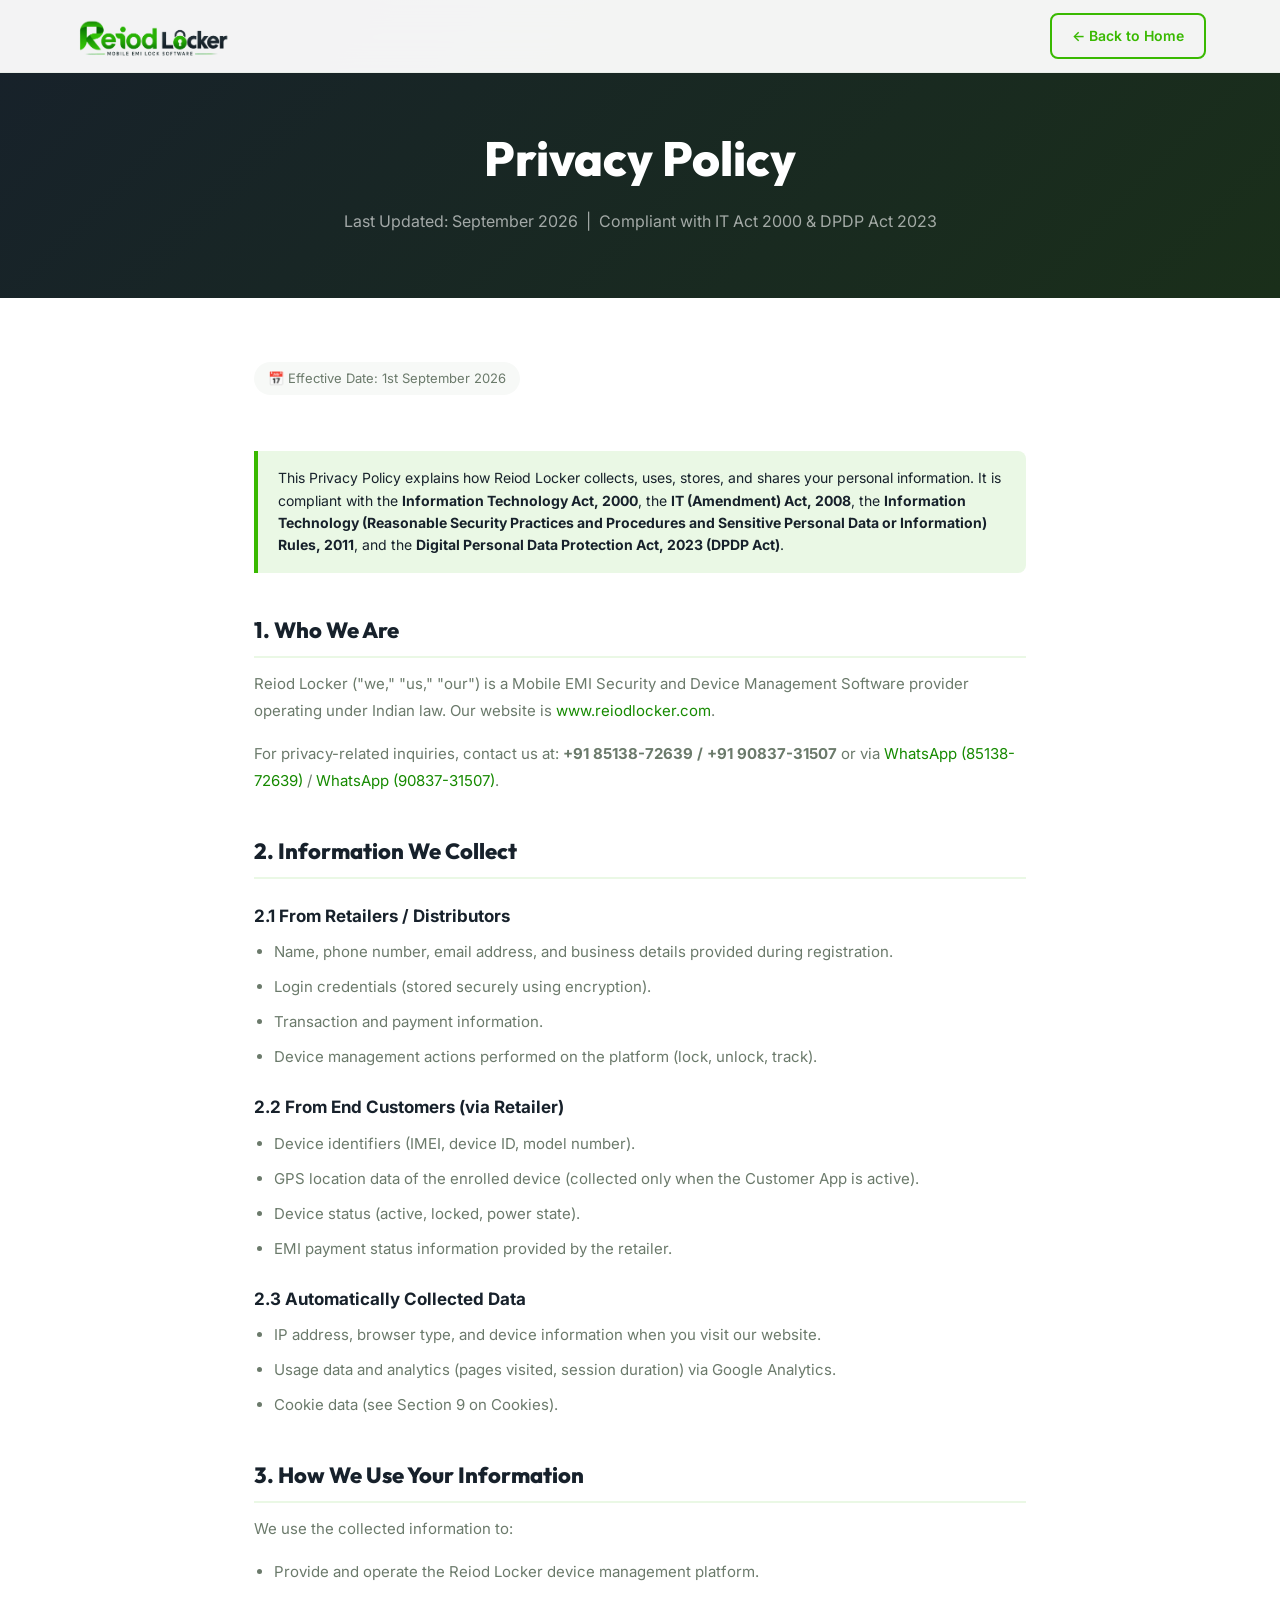
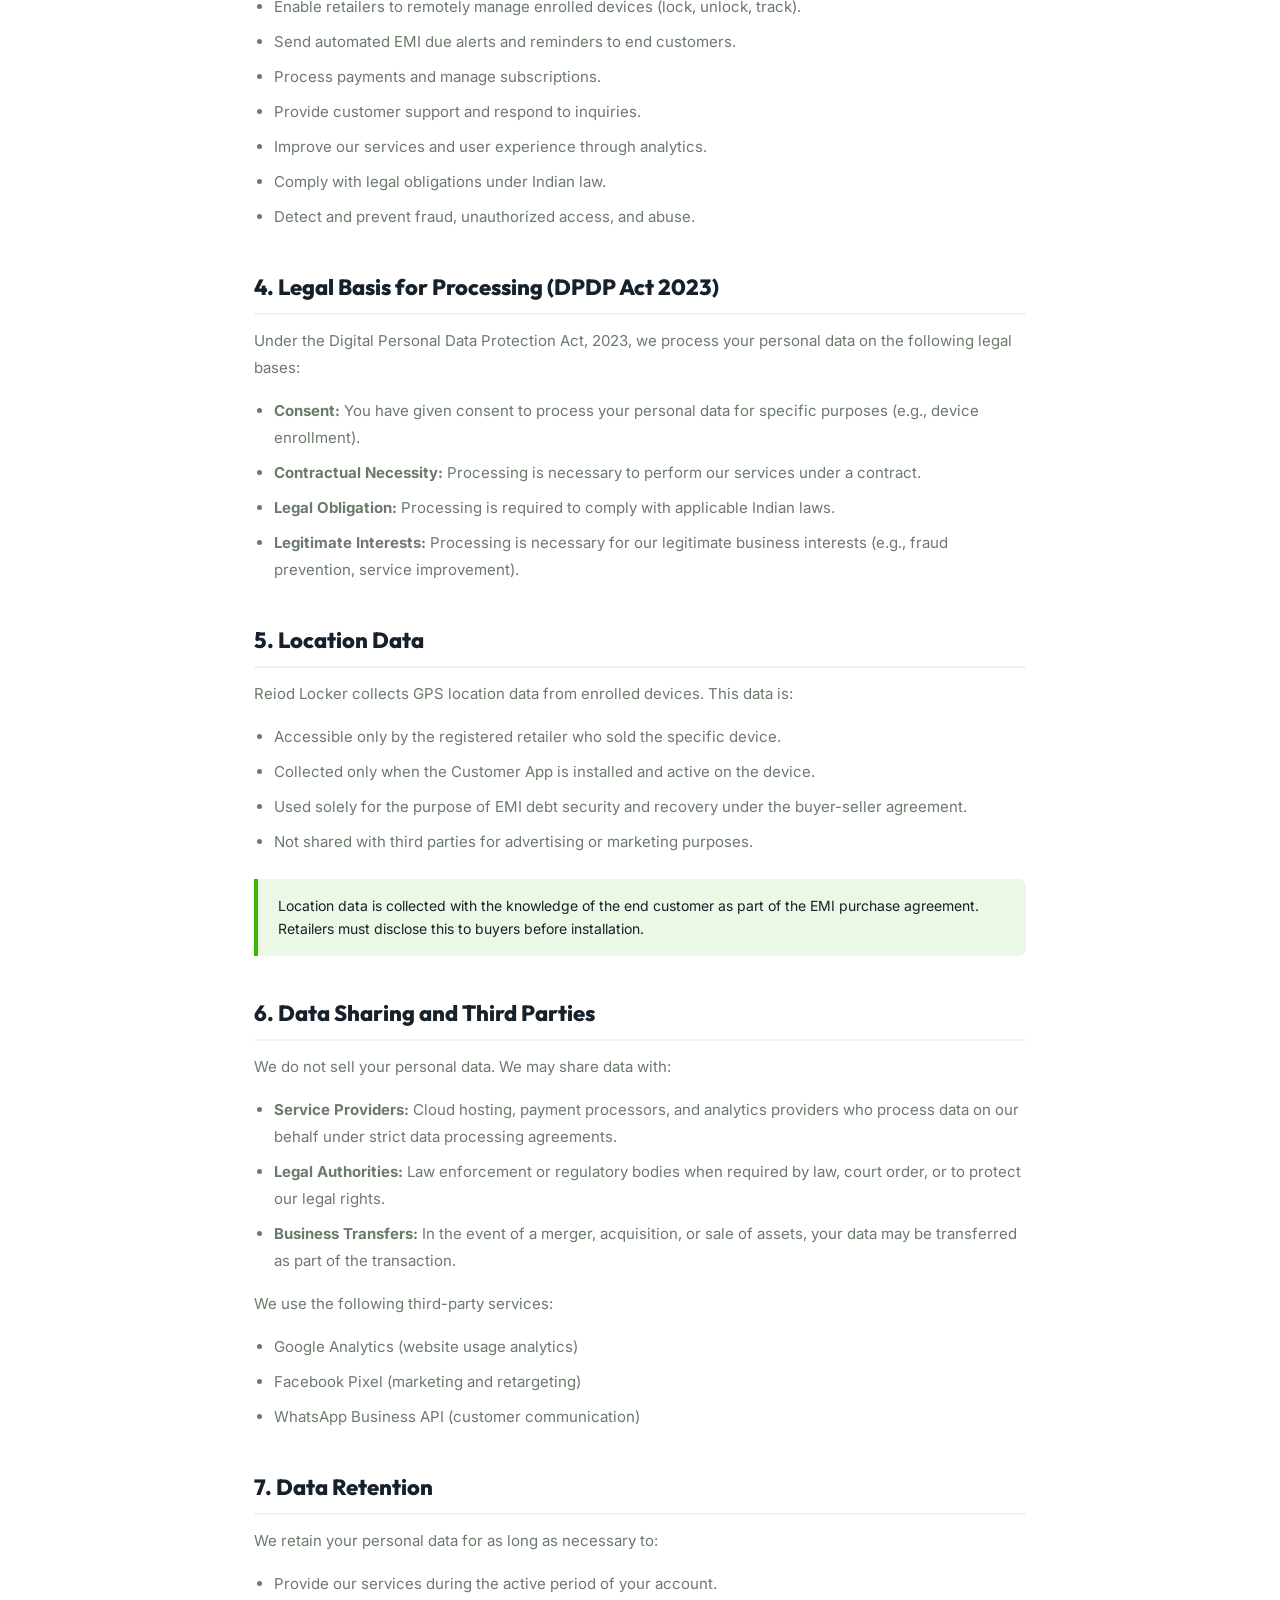
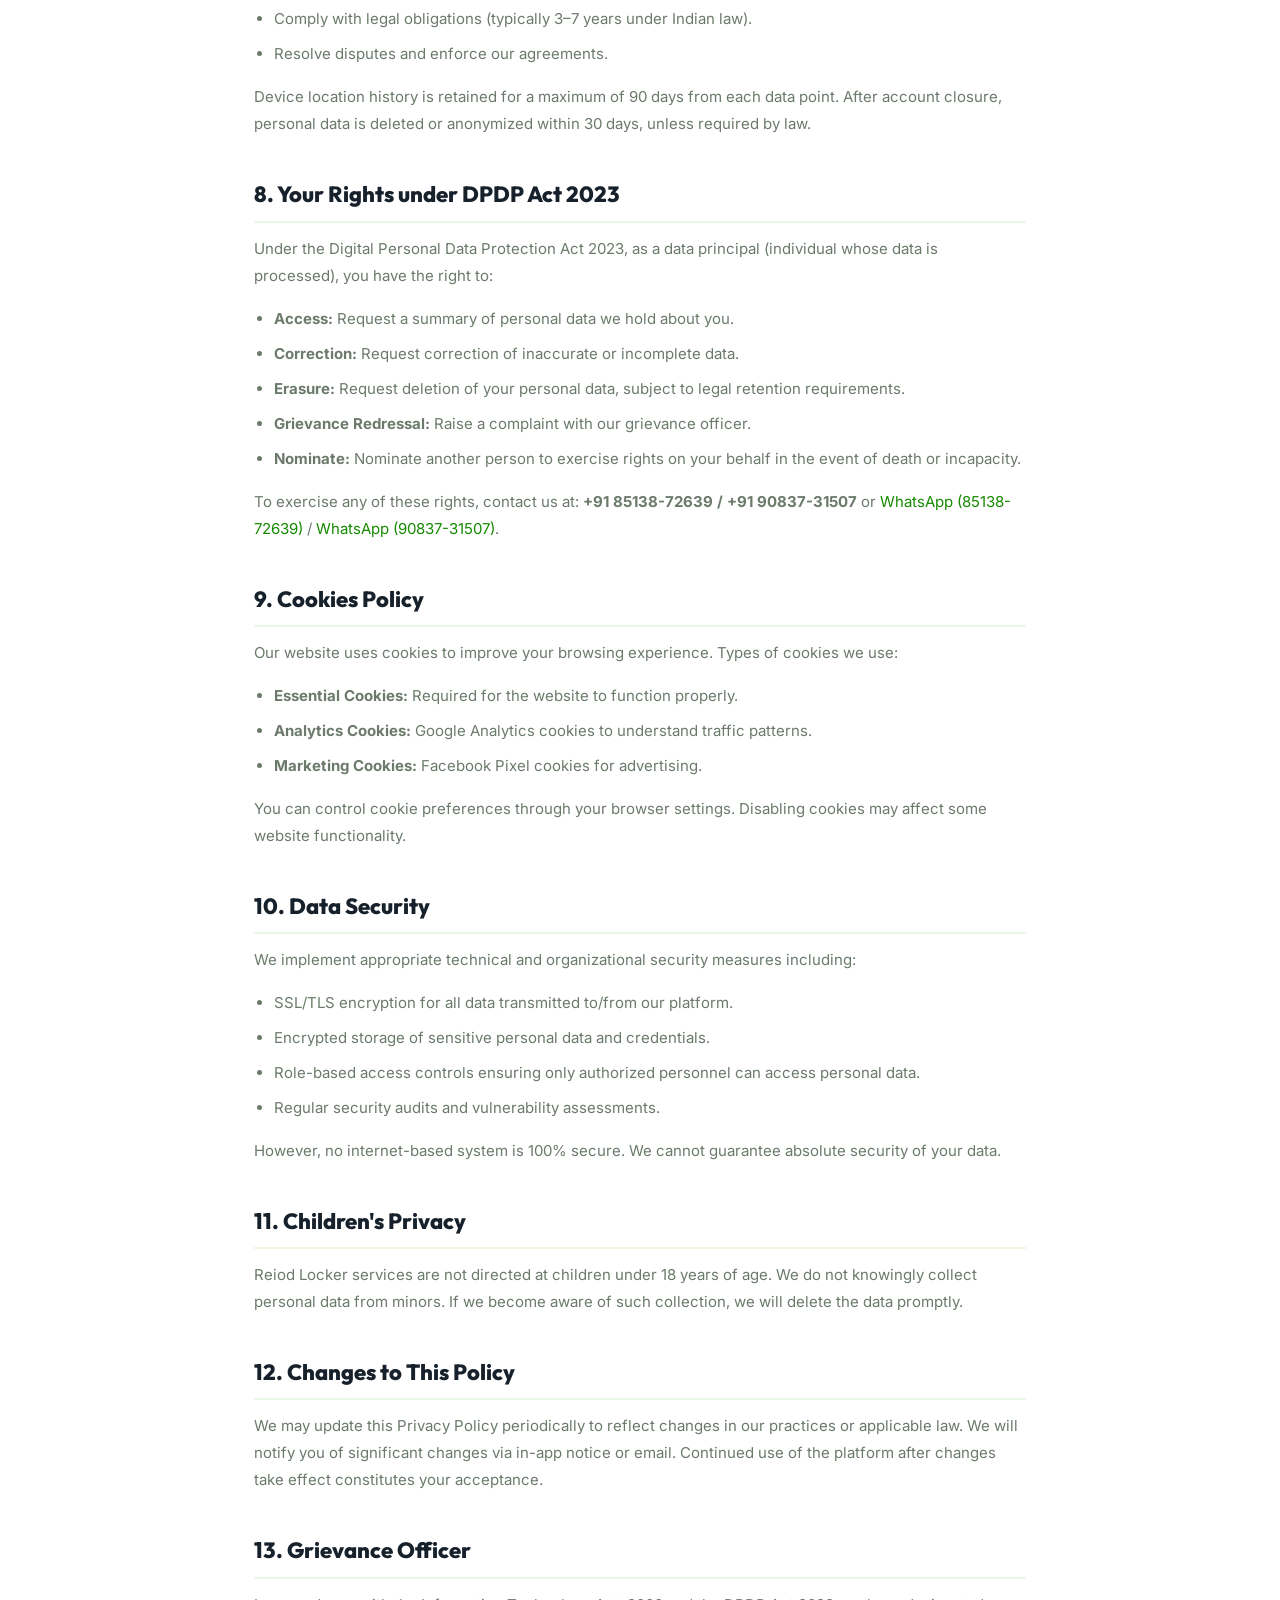
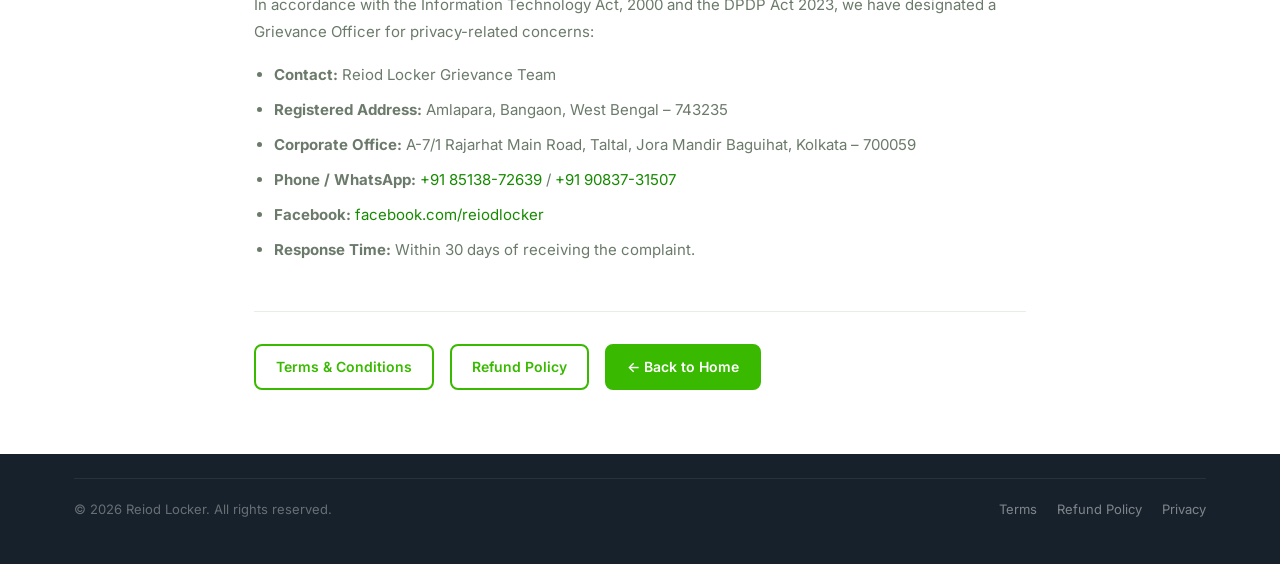
<file: privacy.html>
<!DOCTYPE html>
<html lang="en">
<head>
  <meta charset="UTF-8" />
  <meta name="viewport" content="width=device-width, initial-scale=1.0" />
  <title>Privacy Policy — Reiod Locker</title>
  <meta name="description" content="Reiod Locker's Privacy Policy — how we collect, use, and protect your personal data. Compliant with IT Act 2000 and DPDP Act 2023 (India)." />
  <meta name="robots" content="index, follow" />
  <link rel="canonical" href="https://www.reiodlocker.com/privacy.html" />
  <link rel="icon" type="image/png" href="assets/logo.png" />
  <link rel="stylesheet" href="css/style.css" />
</head>
<body>

<!-- Navbar (Minimal) -->
<nav class="navbar" role="navigation" aria-label="Main navigation">
  <div class="container">
    <div class="navbar-inner">
      <a href="index.html" class="navbar-logo" aria-label="Reiod Locker Home">
        <img src="assets/logo.png" alt="Reiod Locker Logo" />
      </a>
      <div class="navbar-actions">
        <a href="index.html" class="btn btn-outline btn-sm">← Back to Home</a>
      </div>
    </div>
  </div>
</nav>

<!-- Hero -->
<div class="legal-hero">
  <div class="container">
    <h1>Privacy Policy</h1>
    <p>Last Updated: September 2026 &nbsp;|&nbsp; Compliant with IT Act 2000 &amp; DPDP Act 2023</p>
  </div>
</div>

<!-- Body -->
<div class="legal-body">

  <span class="legal-date">📅 Effective Date: 1st September 2026</span>

  <div class="legal-note">
    This Privacy Policy explains how Reiod Locker collects, uses, stores, and shares your personal information. It is compliant with the <strong>Information Technology Act, 2000</strong>, the <strong>IT (Amendment) Act, 2008</strong>, the <strong>Information Technology (Reasonable Security Practices and Procedures and Sensitive Personal Data or Information) Rules, 2011</strong>, and the <strong>Digital Personal Data Protection Act, 2023 (DPDP Act)</strong>.
  </div>

  <h2>1. Who We Are</h2>
  <p>Reiod Locker ("we," "us," "our") is a Mobile EMI Security and Device Management Software provider operating under Indian law. Our website is <a href="https://www.reiodlocker.com">www.reiodlocker.com</a>.</p>
  <p>For privacy-related inquiries, contact us at: <strong>+91 85138-72639 / +91 90837-31507</strong> or via <a href="https://wa.me/918513872639" target="_blank">WhatsApp (85138-72639)</a> / <a href="https://wa.me/919083731507" target="_blank">WhatsApp (90837-31507)</a>.</p>

  <h2>2. Information We Collect</h2>
  <h3>2.1 From Retailers / Distributors</h3>
  <ul>
    <li>Name, phone number, email address, and business details provided during registration.</li>
    <li>Login credentials (stored securely using encryption).</li>
    <li>Transaction and payment information.</li>
    <li>Device management actions performed on the platform (lock, unlock, track).</li>
  </ul>

  <h3>2.2 From End Customers (via Retailer)</h3>
  <ul>
    <li>Device identifiers (IMEI, device ID, model number).</li>
    <li>GPS location data of the enrolled device (collected only when the Customer App is active).</li>
    <li>Device status (active, locked, power state).</li>
    <li>EMI payment status information provided by the retailer.</li>
  </ul>

  <h3>2.3 Automatically Collected Data</h3>
  <ul>
    <li>IP address, browser type, and device information when you visit our website.</li>
    <li>Usage data and analytics (pages visited, session duration) via Google Analytics.</li>
    <li>Cookie data (see Section 9 on Cookies).</li>
  </ul>

  <h2>3. How We Use Your Information</h2>
  <p>We use the collected information to:</p>
  <ul>
    <li>Provide and operate the Reiod Locker device management platform.</li>
    <li>Enable retailers to remotely manage enrolled devices (lock, unlock, track).</li>
    <li>Send automated EMI due alerts and reminders to end customers.</li>
    <li>Process payments and manage subscriptions.</li>
    <li>Provide customer support and respond to inquiries.</li>
    <li>Improve our services and user experience through analytics.</li>
    <li>Comply with legal obligations under Indian law.</li>
    <li>Detect and prevent fraud, unauthorized access, and abuse.</li>
  </ul>

  <h2>4. Legal Basis for Processing (DPDP Act 2023)</h2>
  <p>Under the Digital Personal Data Protection Act, 2023, we process your personal data on the following legal bases:</p>
  <ul>
    <li><strong>Consent:</strong> You have given consent to process your personal data for specific purposes (e.g., device enrollment).</li>
    <li><strong>Contractual Necessity:</strong> Processing is necessary to perform our services under a contract.</li>
    <li><strong>Legal Obligation:</strong> Processing is required to comply with applicable Indian laws.</li>
    <li><strong>Legitimate Interests:</strong> Processing is necessary for our legitimate business interests (e.g., fraud prevention, service improvement).</li>
  </ul>

  <h2>5. Location Data</h2>
  <p>Reiod Locker collects GPS location data from enrolled devices. This data is:</p>
  <ul>
    <li>Accessible only by the registered retailer who sold the specific device.</li>
    <li>Collected only when the Customer App is installed and active on the device.</li>
    <li>Used solely for the purpose of EMI debt security and recovery under the buyer-seller agreement.</li>
    <li>Not shared with third parties for advertising or marketing purposes.</li>
  </ul>
  <div class="legal-note">
    Location data is collected with the knowledge of the end customer as part of the EMI purchase agreement. Retailers must disclose this to buyers before installation.
  </div>

  <h2>6. Data Sharing and Third Parties</h2>
  <p>We do not sell your personal data. We may share data with:</p>
  <ul>
    <li><strong>Service Providers:</strong> Cloud hosting, payment processors, and analytics providers who process data on our behalf under strict data processing agreements.</li>
    <li><strong>Legal Authorities:</strong> Law enforcement or regulatory bodies when required by law, court order, or to protect our legal rights.</li>
    <li><strong>Business Transfers:</strong> In the event of a merger, acquisition, or sale of assets, your data may be transferred as part of the transaction.</li>
  </ul>
  <p>We use the following third-party services:</p>
  <ul>
    <li>Google Analytics (website usage analytics)</li>
    <li>Facebook Pixel (marketing and retargeting)</li>
    <li>WhatsApp Business API (customer communication)</li>
  </ul>

  <h2>7. Data Retention</h2>
  <p>We retain your personal data for as long as necessary to:</p>
  <ul>
    <li>Provide our services during the active period of your account.</li>
    <li>Comply with legal obligations (typically 3–7 years under Indian law).</li>
    <li>Resolve disputes and enforce our agreements.</li>
  </ul>
  <p>Device location history is retained for a maximum of 90 days from each data point. After account closure, personal data is deleted or anonymized within 30 days, unless required by law.</p>

  <h2>8. Your Rights under DPDP Act 2023</h2>
  <p>Under the Digital Personal Data Protection Act 2023, as a data principal (individual whose data is processed), you have the right to:</p>
  <ul>
    <li><strong>Access:</strong> Request a summary of personal data we hold about you.</li>
    <li><strong>Correction:</strong> Request correction of inaccurate or incomplete data.</li>
    <li><strong>Erasure:</strong> Request deletion of your personal data, subject to legal retention requirements.</li>
    <li><strong>Grievance Redressal:</strong> Raise a complaint with our grievance officer.</li>
    <li><strong>Nominate:</strong> Nominate another person to exercise rights on your behalf in the event of death or incapacity.</li>
  </ul>
  <p>To exercise any of these rights, contact us at: <strong>+91 85138-72639 / +91 90837-31507</strong> or <a href="https://wa.me/918513872639" target="_blank">WhatsApp (85138-72639)</a> / <a href="https://wa.me/919083731507" target="_blank">WhatsApp (90837-31507)</a>.</p>

  <h2>9. Cookies Policy</h2>
  <p>Our website uses cookies to improve your browsing experience. Types of cookies we use:</p>
  <ul>
    <li><strong>Essential Cookies:</strong> Required for the website to function properly.</li>
    <li><strong>Analytics Cookies:</strong> Google Analytics cookies to understand traffic patterns.</li>
    <li><strong>Marketing Cookies:</strong> Facebook Pixel cookies for advertising.</li>
  </ul>
  <p>You can control cookie preferences through your browser settings. Disabling cookies may affect some website functionality.</p>

  <h2>10. Data Security</h2>
  <p>We implement appropriate technical and organizational security measures including:</p>
  <ul>
    <li>SSL/TLS encryption for all data transmitted to/from our platform.</li>
    <li>Encrypted storage of sensitive personal data and credentials.</li>
    <li>Role-based access controls ensuring only authorized personnel can access personal data.</li>
    <li>Regular security audits and vulnerability assessments.</li>
  </ul>
  <p>However, no internet-based system is 100% secure. We cannot guarantee absolute security of your data.</p>

  <h2>11. Children's Privacy</h2>
  <p>Reiod Locker services are not directed at children under 18 years of age. We do not knowingly collect personal data from minors. If we become aware of such collection, we will delete the data promptly.</p>

  <h2>12. Changes to This Policy</h2>
  <p>We may update this Privacy Policy periodically to reflect changes in our practices or applicable law. We will notify you of significant changes via in-app notice or email. Continued use of the platform after changes take effect constitutes your acceptance.</p>

  <h2>13. Grievance Officer</h2>
  <p>In accordance with the Information Technology Act, 2000 and the DPDP Act 2023, we have designated a Grievance Officer for privacy-related concerns:</p>
  <ul>
    <li><strong>Contact:</strong> Reiod Locker Grievance Team</li>
    <li><strong>Registered Address:</strong> Amlapara, Bangaon, West Bengal – 743235</li>
    <li><strong>Corporate Office:</strong> A-7/1 Rajarhat Main Road, Taltal, Jora Mandir Baguihat, Kolkata – 700059</li>
    <li><strong>Phone / WhatsApp:</strong> <a href="https://wa.me/918513872639" target="_blank">+91 85138-72639</a> / <a href="https://wa.me/919083731507" target="_blank">+91 90837-31507</a></li>
    <li><strong>Facebook:</strong> <a href="https://www.facebook.com/reiodlocker" target="_blank">facebook.com/reiodlocker</a></li>
    <li><strong>Response Time:</strong> Within 30 days of receiving the complaint.</li>
  </ul>

  <div style="margin-top:48px;padding-top:32px;border-top:1px solid var(--gray-200);display:flex;gap:16px;flex-wrap:wrap;">
    <a href="terms.html" class="btn btn-outline btn-sm">Terms & Conditions</a>
    <a href="refund.html" class="btn btn-outline btn-sm">Refund Policy</a>
    <a href="index.html" class="btn btn-primary btn-sm">← Back to Home</a>
  </div>

</div>

<!-- Footer minimal -->
<footer style="background:var(--charcoal);padding:24px 0;margin-top:0;">
  <div class="container">
    <div class="footer-bottom">
      <p>© <span id="footer-year"></span> Reiod Locker. All rights reserved.</p>
      <div class="footer-legal">
        <a href="terms.html">Terms</a>
        <a href="refund.html">Refund Policy</a>
        <a href="privacy.html">Privacy</a>
      </div>
    </div>
  </div>
</footer>

<script>document.getElementById('footer-year').textContent = new Date().getFullYear();</script>
<script src="js/main.js"></script>
</body>
</html>
</file>
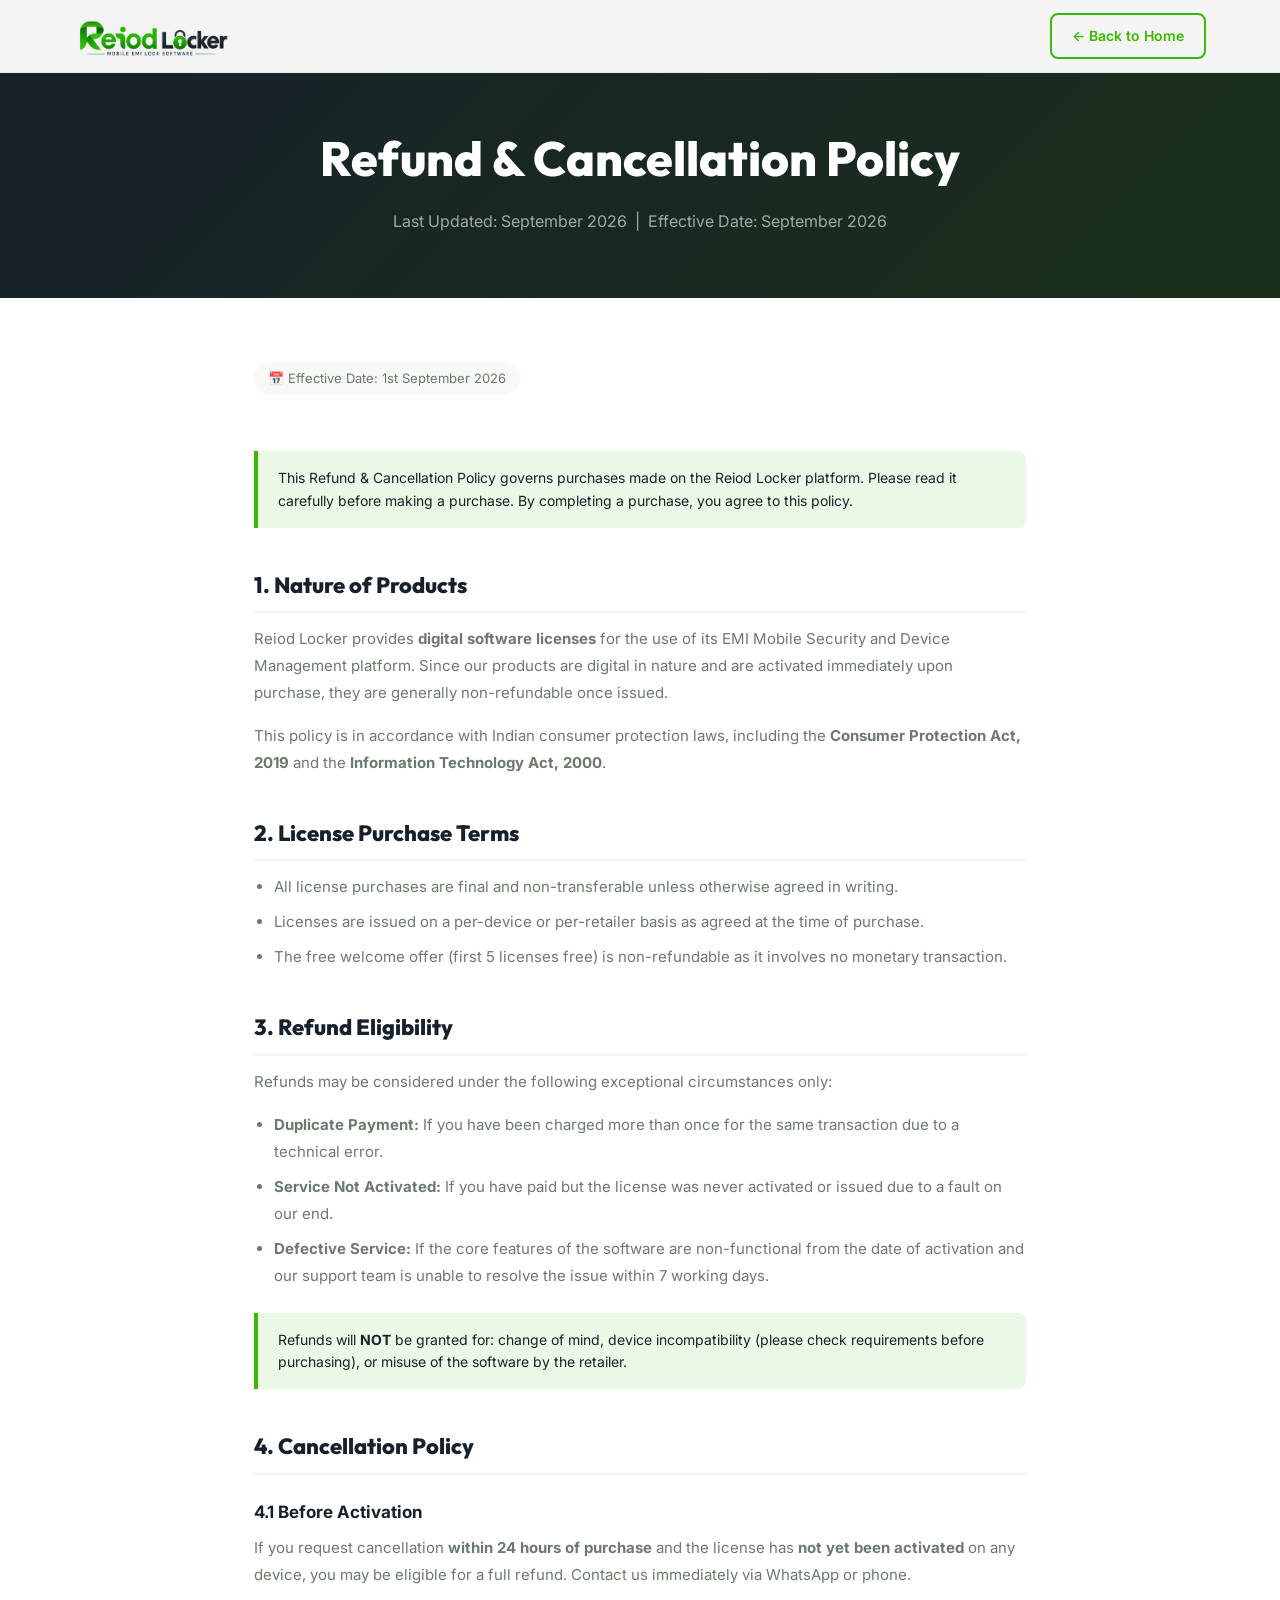
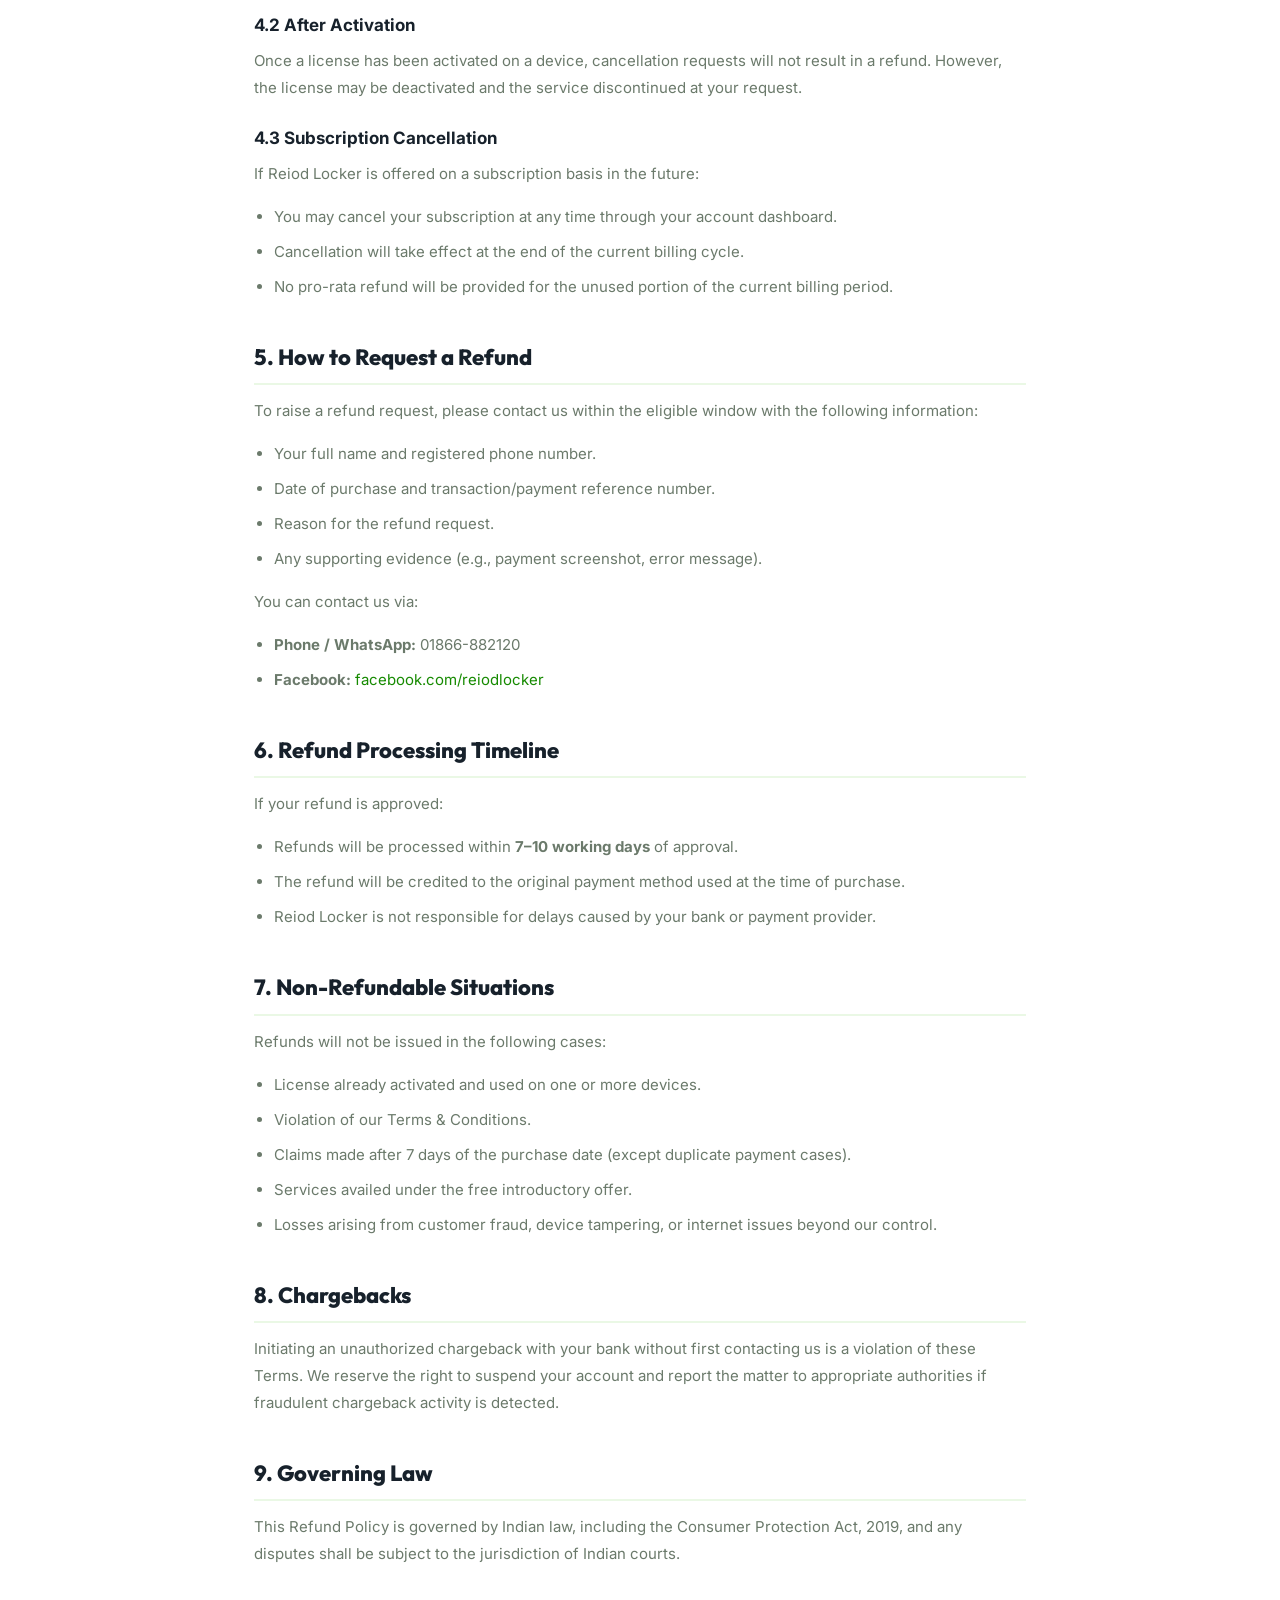
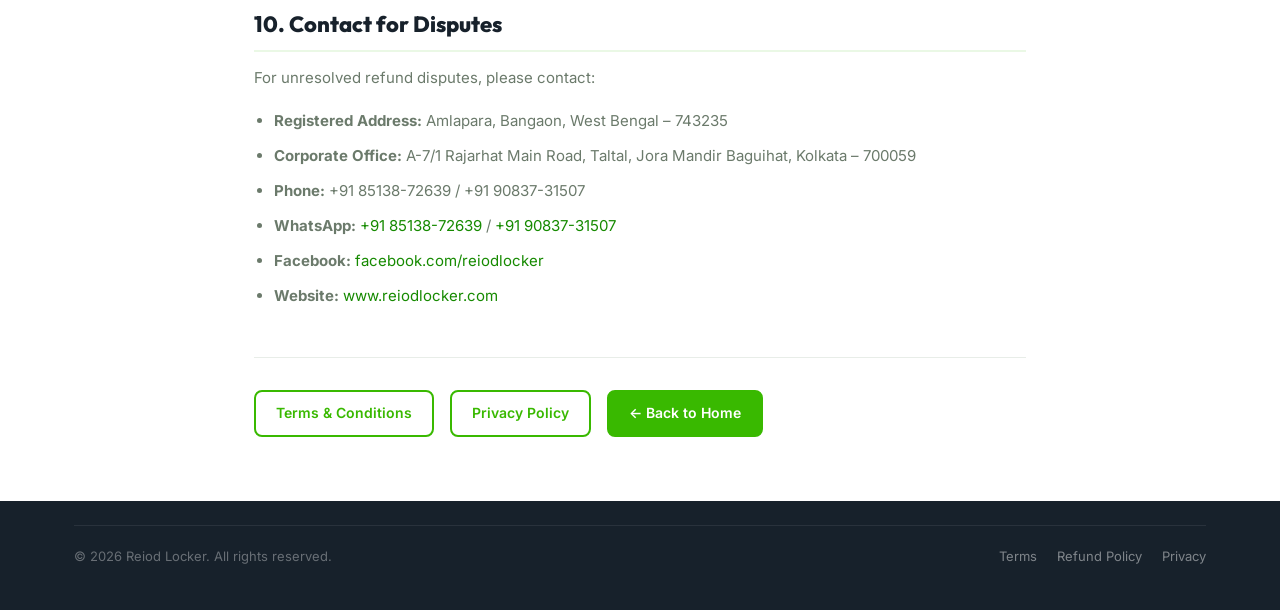
<file: refund.html>
<!DOCTYPE html>
<html lang="en">
<head>
  <meta charset="UTF-8" />
  <meta name="viewport" content="width=device-width, initial-scale=1.0" />
  <title>Refund & Cancellation Policy — Reiod Locker</title>
  <meta name="description" content="Reiod Locker's Refund and Cancellation Policy for license purchases. India e-commerce compliant." />
  <meta name="robots" content="index, follow" />
  <link rel="canonical" href="https://www.reiodlocker.com/refund.html" />
  <link rel="icon" type="image/png" href="assets/logo.png" />
  <link rel="stylesheet" href="css/style.css" />
</head>
<body>

<!-- Navbar (Minimal) -->
<nav class="navbar" role="navigation" aria-label="Main navigation">
  <div class="container">
    <div class="navbar-inner">
      <a href="index.html" class="navbar-logo" aria-label="Reiod Locker Home">
        <img src="assets/logo.png" alt="Reiod Locker Logo" />
      </a>
      <div class="navbar-actions">
        <a href="index.html" class="btn btn-outline btn-sm">← Back to Home</a>
      </div>
    </div>
  </div>
</nav>

<!-- Hero -->
<div class="legal-hero">
  <div class="container">
    <h1>Refund &amp; Cancellation Policy</h1>
    <p>Last Updated: September 2026 &nbsp;|&nbsp; Effective Date: September 2026</p>
  </div>
</div>

<!-- Body -->
<div class="legal-body">

  <span class="legal-date">📅 Effective Date: 1st September 2026</span>

  <div class="legal-note">
    This Refund &amp; Cancellation Policy governs purchases made on the Reiod Locker platform. Please read it carefully before making a purchase. By completing a purchase, you agree to this policy.
  </div>

  <h2>1. Nature of Products</h2>
  <p>Reiod Locker provides <strong>digital software licenses</strong> for the use of its EMI Mobile Security and Device Management platform. Since our products are digital in nature and are activated immediately upon purchase, they are generally non-refundable once issued.</p>
  <p>This policy is in accordance with Indian consumer protection laws, including the <strong>Consumer Protection Act, 2019</strong> and the <strong>Information Technology Act, 2000</strong>.</p>

  <h2>2. License Purchase Terms</h2>
  <ul>
    <li>All license purchases are final and non-transferable unless otherwise agreed in writing.</li>
    <li>Licenses are issued on a per-device or per-retailer basis as agreed at the time of purchase.</li>
    <li>The free welcome offer (first 5 licenses free) is non-refundable as it involves no monetary transaction.</li>
  </ul>

  <h2>3. Refund Eligibility</h2>
  <p>Refunds may be considered under the following exceptional circumstances only:</p>
  <ul>
    <li><strong>Duplicate Payment:</strong> If you have been charged more than once for the same transaction due to a technical error.</li>
    <li><strong>Service Not Activated:</strong> If you have paid but the license was never activated or issued due to a fault on our end.</li>
    <li><strong>Defective Service:</strong> If the core features of the software are non-functional from the date of activation and our support team is unable to resolve the issue within 7 working days.</li>
  </ul>

  <div class="legal-note">
    Refunds will <strong>NOT</strong> be granted for: change of mind, device incompatibility (please check requirements before purchasing), or misuse of the software by the retailer.
  </div>

  <h2>4. Cancellation Policy</h2>
  <h3>4.1 Before Activation</h3>
  <p>If you request cancellation <strong>within 24 hours of purchase</strong> and the license has <strong>not yet been activated</strong> on any device, you may be eligible for a full refund. Contact us immediately via WhatsApp or phone.</p>

  <h3>4.2 After Activation</h3>
  <p>Once a license has been activated on a device, cancellation requests will not result in a refund. However, the license may be deactivated and the service discontinued at your request.</p>

  <h3>4.3 Subscription Cancellation</h3>
  <p>If Reiod Locker is offered on a subscription basis in the future:</p>
  <ul>
    <li>You may cancel your subscription at any time through your account dashboard.</li>
    <li>Cancellation will take effect at the end of the current billing cycle.</li>
    <li>No pro-rata refund will be provided for the unused portion of the current billing period.</li>
  </ul>

  <h2>5. How to Request a Refund</h2>
  <p>To raise a refund request, please contact us within the eligible window with the following information:</p>
  <ul>
    <li>Your full name and registered phone number.</li>
    <li>Date of purchase and transaction/payment reference number.</li>
    <li>Reason for the refund request.</li>
    <li>Any supporting evidence (e.g., payment screenshot, error message).</li>
  </ul>
  <p>You can contact us via:</p>
  <ul>
    <li><strong>Phone / WhatsApp:</strong> 01866-882120</li>
    <li><strong>Facebook:</strong> <a href="https://www.facebook.com/reiodlocker" target="_blank">facebook.com/reiodlocker</a></li>
  </ul>

  <h2>6. Refund Processing Timeline</h2>
  <p>If your refund is approved:</p>
  <ul>
    <li>Refunds will be processed within <strong>7–10 working days</strong> of approval.</li>
    <li>The refund will be credited to the original payment method used at the time of purchase.</li>
    <li>Reiod Locker is not responsible for delays caused by your bank or payment provider.</li>
  </ul>

  <h2>7. Non-Refundable Situations</h2>
  <p>Refunds will not be issued in the following cases:</p>
  <ul>
    <li>License already activated and used on one or more devices.</li>
    <li>Violation of our Terms &amp; Conditions.</li>
    <li>Claims made after 7 days of the purchase date (except duplicate payment cases).</li>
    <li>Services availed under the free introductory offer.</li>
    <li>Losses arising from customer fraud, device tampering, or internet issues beyond our control.</li>
  </ul>

  <h2>8. Chargebacks</h2>
  <p>Initiating an unauthorized chargeback with your bank without first contacting us is a violation of these Terms. We reserve the right to suspend your account and report the matter to appropriate authorities if fraudulent chargeback activity is detected.</p>

  <h2>9. Governing Law</h2>
  <p>This Refund Policy is governed by Indian law, including the Consumer Protection Act, 2019, and any disputes shall be subject to the jurisdiction of Indian courts.</p>

  <h2>10. Contact for Disputes</h2>
  <p>For unresolved refund disputes, please contact:</p>
  <ul>
    <li><strong>Registered Address:</strong> Amlapara, Bangaon, West Bengal – 743235</li>
    <li><strong>Corporate Office:</strong> A-7/1 Rajarhat Main Road, Taltal, Jora Mandir Baguihat, Kolkata – 700059</li>
    <li><strong>Phone:</strong> +91 85138-72639 / +91 90837-31507</li>
    <li><strong>WhatsApp:</strong> <a href="https://wa.me/918513872639" target="_blank">+91 85138-72639</a> / <a href="https://wa.me/919083731507" target="_blank">+91 90837-31507</a></li>
    <li><strong>Facebook:</strong> <a href="https://www.facebook.com/reiodlocker" target="_blank">facebook.com/reiodlocker</a></li>
    <li><strong>Website:</strong> <a href="https://www.reiodlocker.com">www.reiodlocker.com</a></li>
  </ul>

  <div style="margin-top:48px;padding-top:32px;border-top:1px solid var(--gray-200);display:flex;gap:16px;flex-wrap:wrap;">
    <a href="terms.html" class="btn btn-outline btn-sm">Terms & Conditions</a>
    <a href="privacy.html" class="btn btn-outline btn-sm">Privacy Policy</a>
    <a href="index.html" class="btn btn-primary btn-sm">← Back to Home</a>
  </div>

</div>

<!-- Footer minimal -->
<footer style="background:var(--charcoal);padding:24px 0;margin-top:0;">
  <div class="container">
    <div class="footer-bottom">
      <p>© <span id="footer-year"></span> Reiod Locker. All rights reserved.</p>
      <div class="footer-legal">
        <a href="terms.html">Terms</a>
        <a href="refund.html">Refund Policy</a>
        <a href="privacy.html">Privacy</a>
      </div>
    </div>
  </div>
</footer>

<script>document.getElementById('footer-year').textContent = new Date().getFullYear();</script>
<script src="js/main.js"></script>
</body>
</html>
</file>
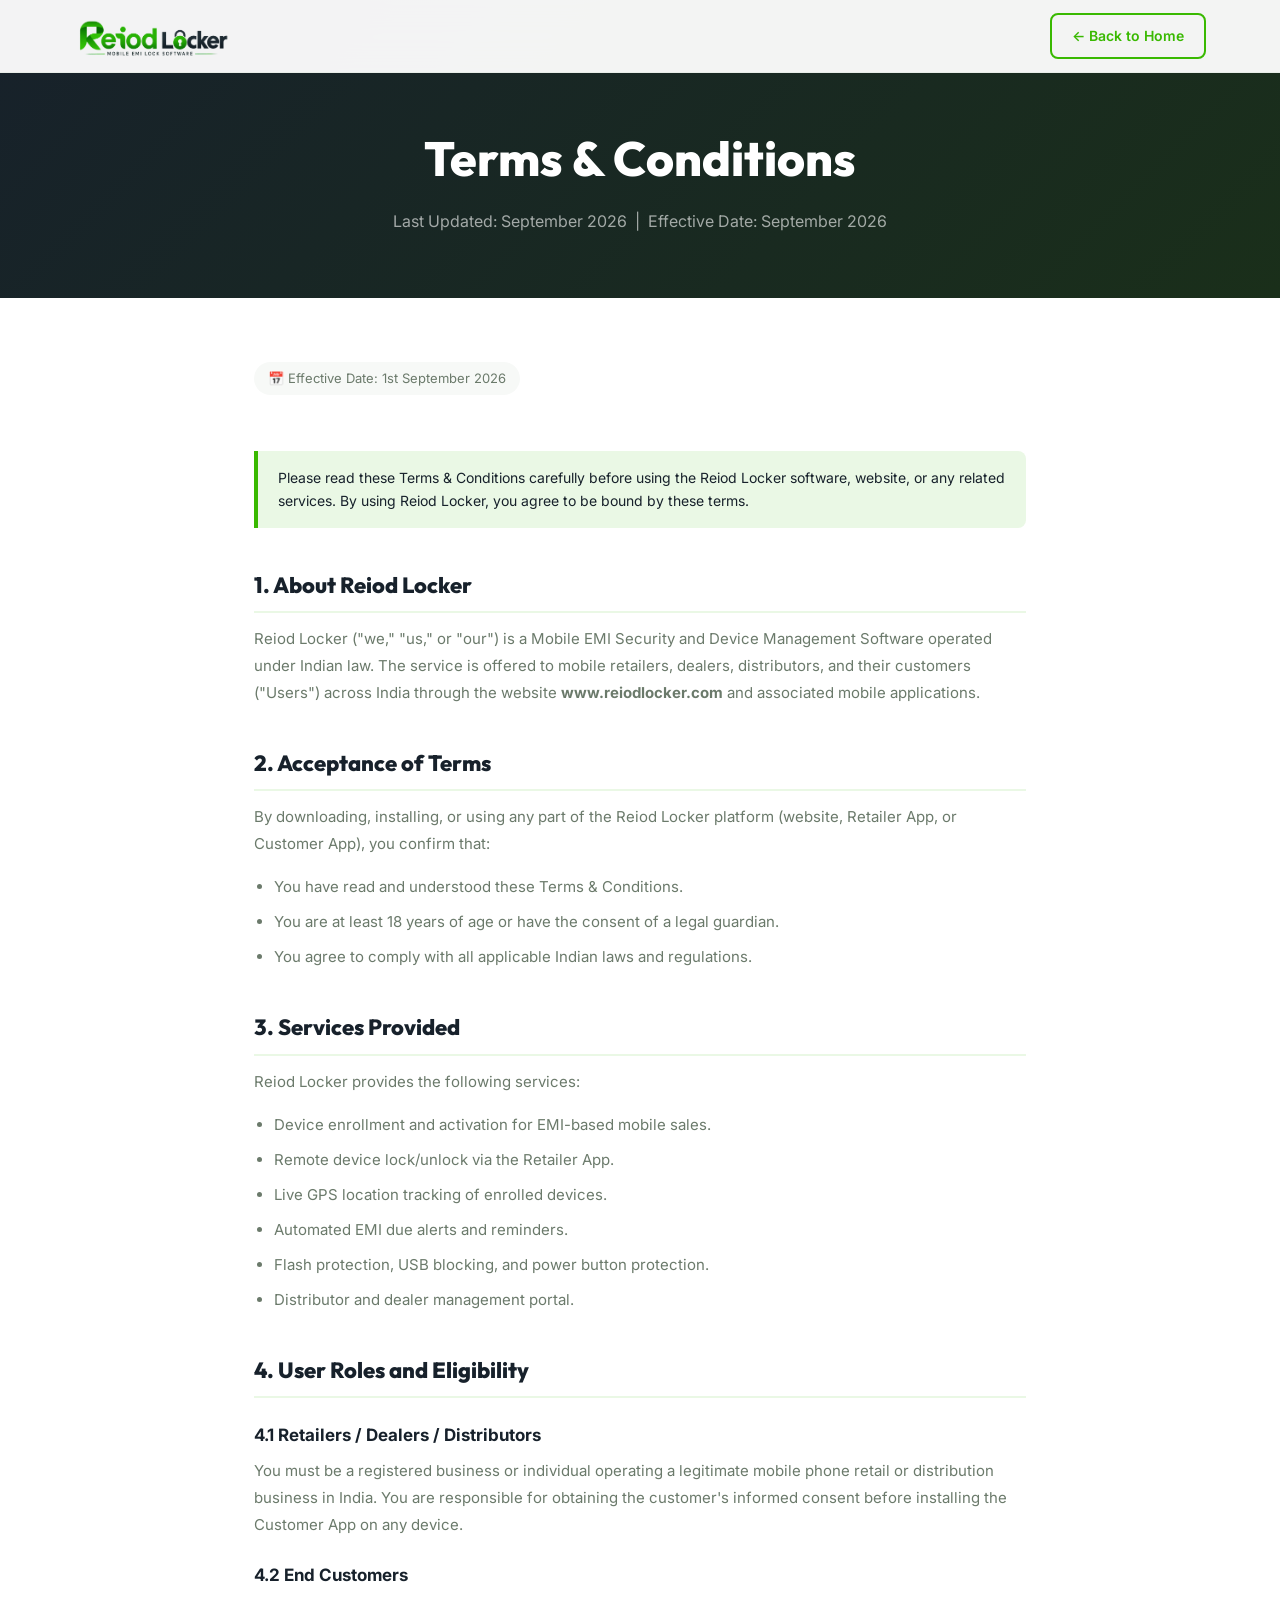
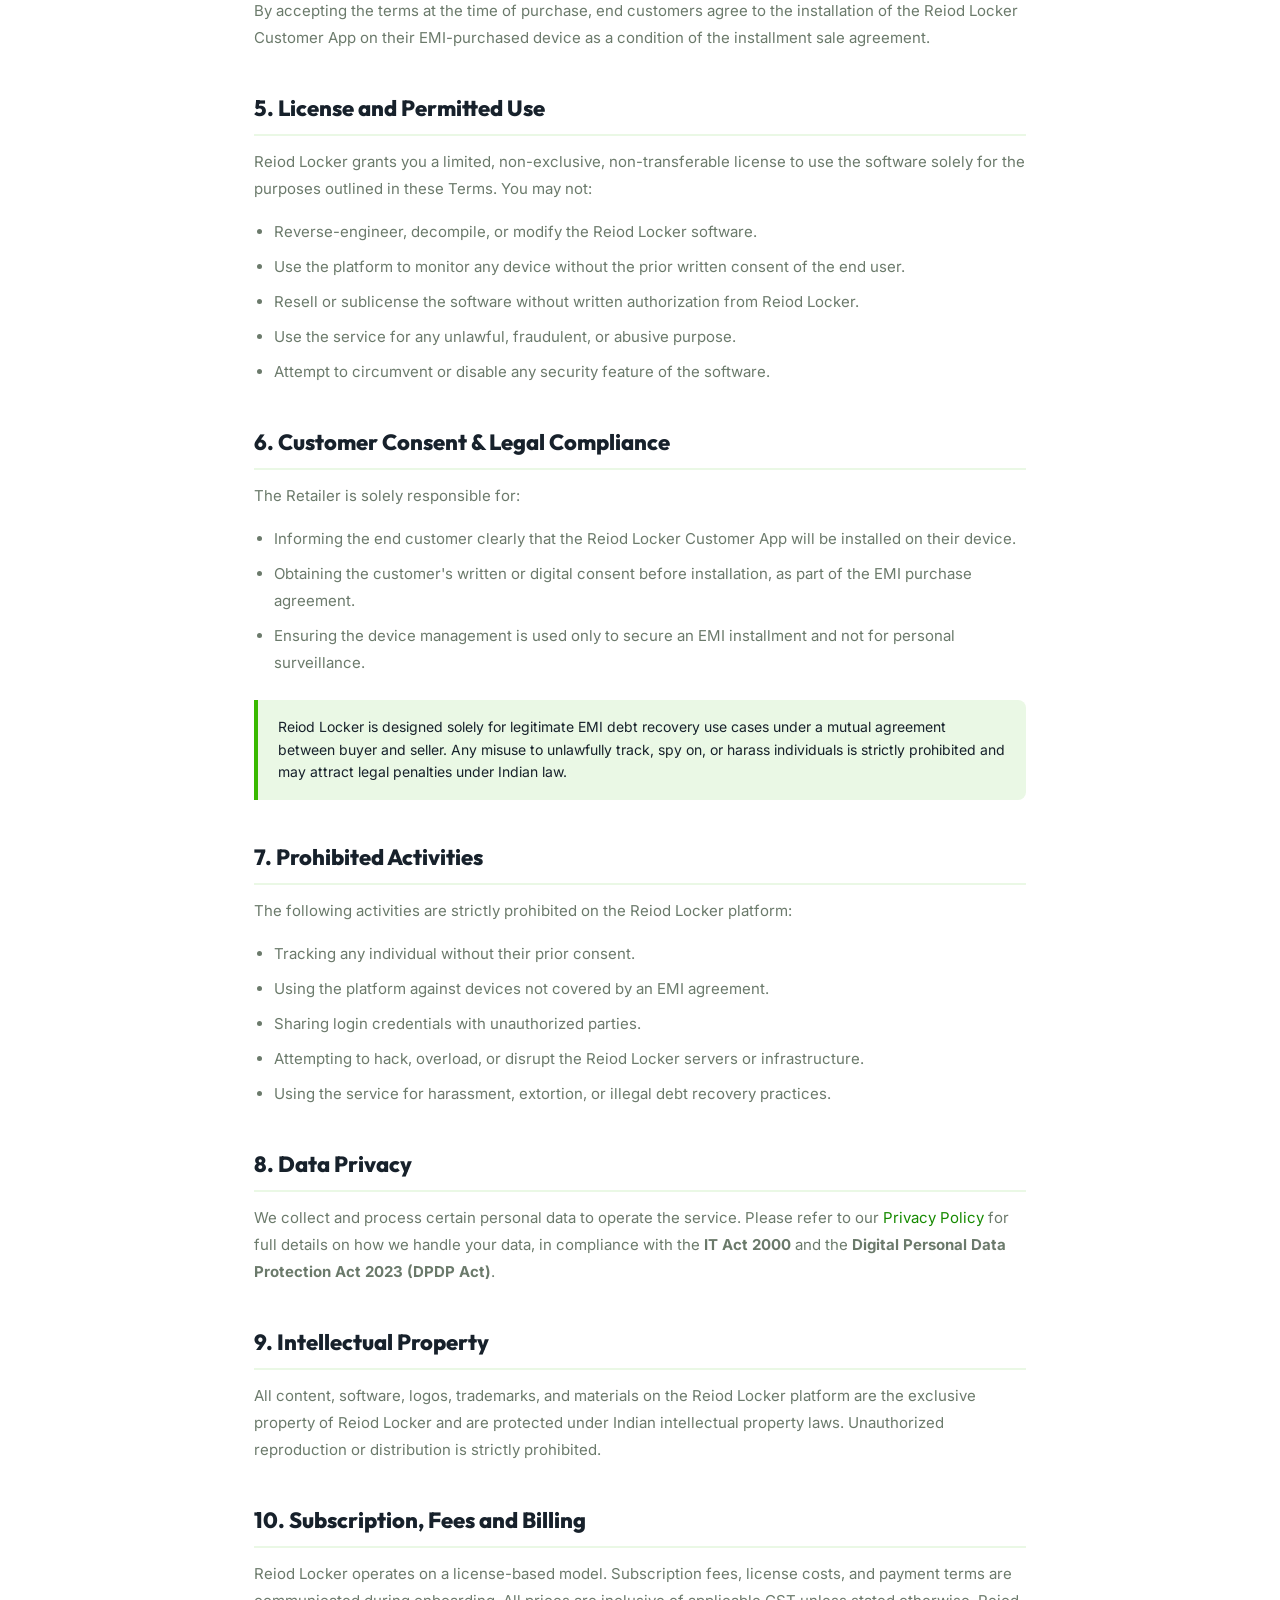
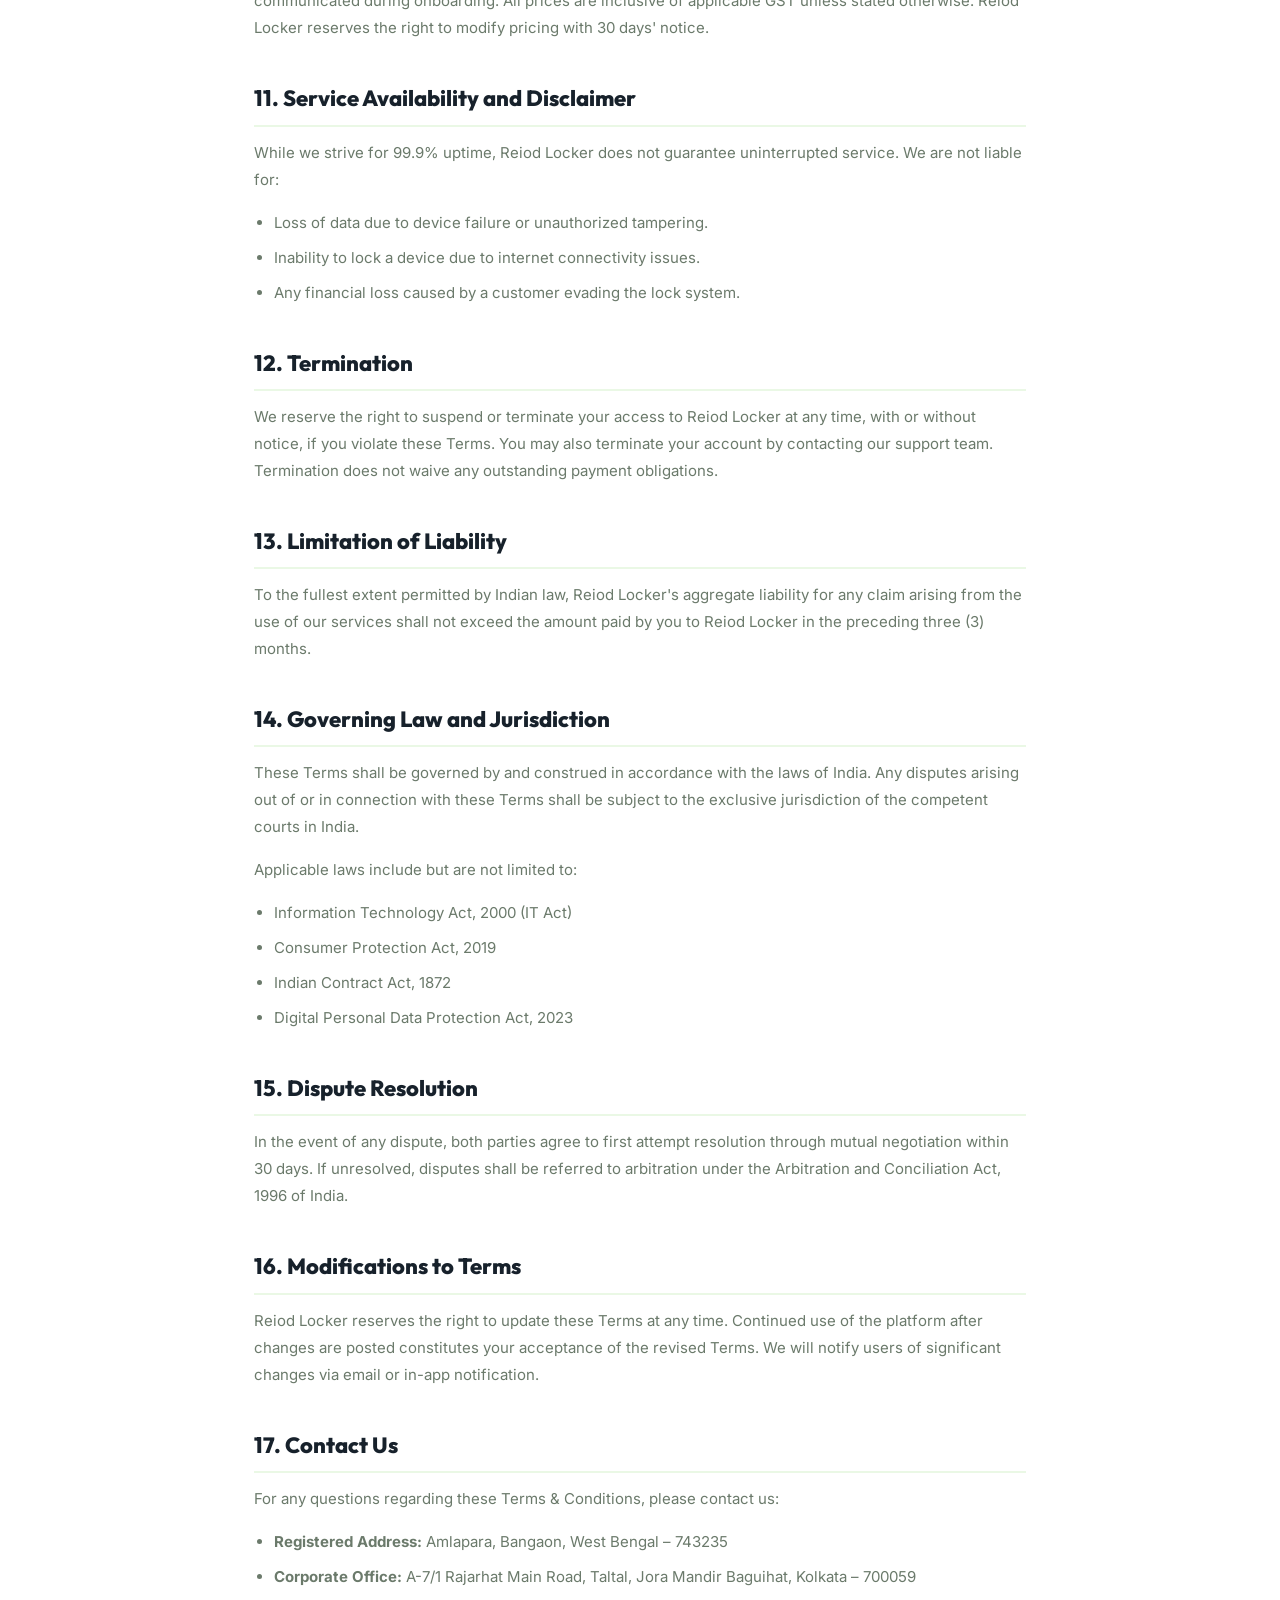
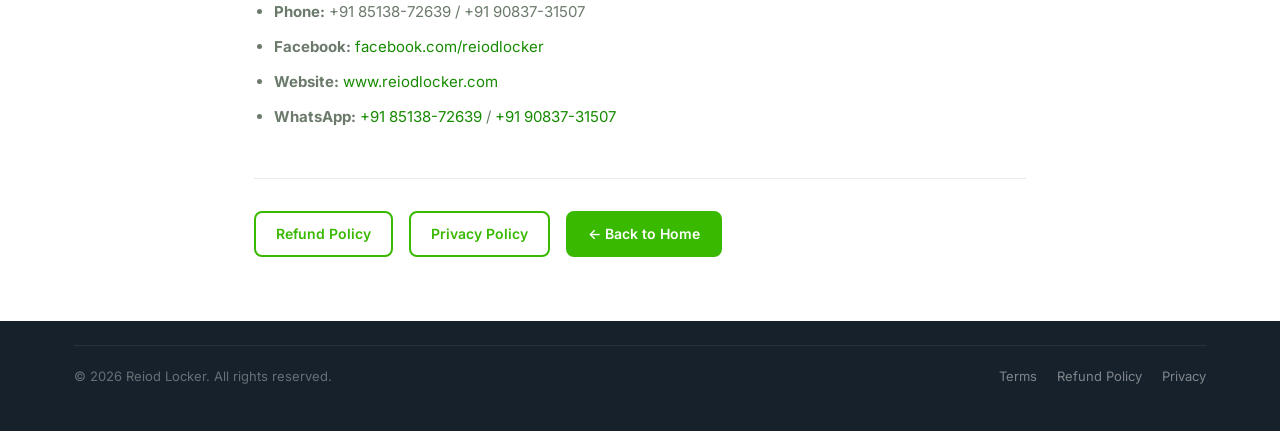
<file: terms.html>
<!DOCTYPE html>
<html lang="en">
<head>
  <meta charset="UTF-8" />
  <meta name="viewport" content="width=device-width, initial-scale=1.0" />
  <title>Terms & Conditions — Reiod Locker</title>
  <meta name="description" content="Terms and Conditions for using Reiod Locker — EMI Mobile Security & Device Management Software. Governed under Indian law." />
  <meta name="robots" content="index, follow" />
  <link rel="canonical" href="https://www.reiodlocker.com/terms.html" />
  <link rel="icon" type="image/png" href="assets/logo.png" />
  <link rel="stylesheet" href="css/style.css" />
</head>
<body>

<!-- Navbar (Minimal) -->
<nav class="navbar" role="navigation" aria-label="Main navigation">
  <div class="container">
    <div class="navbar-inner">
      <a href="index.html" class="navbar-logo" aria-label="Reiod Locker Home">
        <img src="assets/logo.png" alt="Reiod Locker Logo" />
      </a>
      <div class="navbar-actions">
        <a href="index.html" class="btn btn-outline btn-sm">← Back to Home</a>
      </div>
    </div>
  </div>
</nav>

<!-- Hero -->
<div class="legal-hero">
  <div class="container">
    <h1>Terms &amp; Conditions</h1>
    <p>Last Updated: September 2026 &nbsp;|&nbsp; Effective Date: September 2026</p>
  </div>
</div>

<!-- Body -->
<div class="legal-body">

  <span class="legal-date">📅 Effective Date: 1st September 2026</span>

  <div class="legal-note">
    Please read these Terms &amp; Conditions carefully before using the Reiod Locker software, website, or any related services. By using Reiod Locker, you agree to be bound by these terms.
  </div>

  <h2>1. About Reiod Locker</h2>
  <p>Reiod Locker ("we," "us," or "our") is a Mobile EMI Security and Device Management Software operated under Indian law. The service is offered to mobile retailers, dealers, distributors, and their customers ("Users") across India through the website <strong>www.reiodlocker.com</strong> and associated mobile applications.</p>

  <h2>2. Acceptance of Terms</h2>
  <p>By downloading, installing, or using any part of the Reiod Locker platform (website, Retailer App, or Customer App), you confirm that:</p>
  <ul>
    <li>You have read and understood these Terms &amp; Conditions.</li>
    <li>You are at least 18 years of age or have the consent of a legal guardian.</li>
    <li>You agree to comply with all applicable Indian laws and regulations.</li>
  </ul>

  <h2>3. Services Provided</h2>
  <p>Reiod Locker provides the following services:</p>
  <ul>
    <li>Device enrollment and activation for EMI-based mobile sales.</li>
    <li>Remote device lock/unlock via the Retailer App.</li>
    <li>Live GPS location tracking of enrolled devices.</li>
    <li>Automated EMI due alerts and reminders.</li>
    <li>Flash protection, USB blocking, and power button protection.</li>
    <li>Distributor and dealer management portal.</li>
  </ul>

  <h2>4. User Roles and Eligibility</h2>
  <h3>4.1 Retailers / Dealers / Distributors</h3>
  <p>You must be a registered business or individual operating a legitimate mobile phone retail or distribution business in India. You are responsible for obtaining the customer's informed consent before installing the Customer App on any device.</p>

  <h3>4.2 End Customers</h3>
  <p>By accepting the terms at the time of purchase, end customers agree to the installation of the Reiod Locker Customer App on their EMI-purchased device as a condition of the installment sale agreement.</p>

  <h2>5. License and Permitted Use</h2>
  <p>Reiod Locker grants you a limited, non-exclusive, non-transferable license to use the software solely for the purposes outlined in these Terms. You may not:</p>
  <ul>
    <li>Reverse-engineer, decompile, or modify the Reiod Locker software.</li>
    <li>Use the platform to monitor any device without the prior written consent of the end user.</li>
    <li>Resell or sublicense the software without written authorization from Reiod Locker.</li>
    <li>Use the service for any unlawful, fraudulent, or abusive purpose.</li>
    <li>Attempt to circumvent or disable any security feature of the software.</li>
  </ul>

  <h2>6. Customer Consent &amp; Legal Compliance</h2>
  <p>The Retailer is solely responsible for:</p>
  <ul>
    <li>Informing the end customer clearly that the Reiod Locker Customer App will be installed on their device.</li>
    <li>Obtaining the customer's written or digital consent before installation, as part of the EMI purchase agreement.</li>
    <li>Ensuring the device management is used only to secure an EMI installment and not for personal surveillance.</li>
  </ul>
  <div class="legal-note">
    Reiod Locker is designed solely for legitimate EMI debt recovery use cases under a mutual agreement between buyer and seller. Any misuse to unlawfully track, spy on, or harass individuals is strictly prohibited and may attract legal penalties under Indian law.
  </div>

  <h2>7. Prohibited Activities</h2>
  <p>The following activities are strictly prohibited on the Reiod Locker platform:</p>
  <ul>
    <li>Tracking any individual without their prior consent.</li>
    <li>Using the platform against devices not covered by an EMI agreement.</li>
    <li>Sharing login credentials with unauthorized parties.</li>
    <li>Attempting to hack, overload, or disrupt the Reiod Locker servers or infrastructure.</li>
    <li>Using the service for harassment, extortion, or illegal debt recovery practices.</li>
  </ul>

  <h2>8. Data Privacy</h2>
  <p>We collect and process certain personal data to operate the service. Please refer to our <a href="privacy.html">Privacy Policy</a> for full details on how we handle your data, in compliance with the <strong>IT Act 2000</strong> and the <strong>Digital Personal Data Protection Act 2023 (DPDP Act)</strong>.</p>

  <h2>9. Intellectual Property</h2>
  <p>All content, software, logos, trademarks, and materials on the Reiod Locker platform are the exclusive property of Reiod Locker and are protected under Indian intellectual property laws. Unauthorized reproduction or distribution is strictly prohibited.</p>

  <h2>10. Subscription, Fees and Billing</h2>
  <p>Reiod Locker operates on a license-based model. Subscription fees, license costs, and payment terms are communicated during onboarding. All prices are inclusive of applicable GST unless stated otherwise. Reiod Locker reserves the right to modify pricing with 30 days' notice.</p>

  <h2>11. Service Availability and Disclaimer</h2>
  <p>While we strive for 99.9% uptime, Reiod Locker does not guarantee uninterrupted service. We are not liable for:</p>
  <ul>
    <li>Loss of data due to device failure or unauthorized tampering.</li>
    <li>Inability to lock a device due to internet connectivity issues.</li>
    <li>Any financial loss caused by a customer evading the lock system.</li>
  </ul>

  <h2>12. Termination</h2>
  <p>We reserve the right to suspend or terminate your access to Reiod Locker at any time, with or without notice, if you violate these Terms. You may also terminate your account by contacting our support team. Termination does not waive any outstanding payment obligations.</p>

  <h2>13. Limitation of Liability</h2>
  <p>To the fullest extent permitted by Indian law, Reiod Locker's aggregate liability for any claim arising from the use of our services shall not exceed the amount paid by you to Reiod Locker in the preceding three (3) months.</p>

  <h2>14. Governing Law and Jurisdiction</h2>
  <p>These Terms shall be governed by and construed in accordance with the laws of India. Any disputes arising out of or in connection with these Terms shall be subject to the exclusive jurisdiction of the competent courts in India.</p>
  <p>Applicable laws include but are not limited to:</p>
  <ul>
    <li>Information Technology Act, 2000 (IT Act)</li>
    <li>Consumer Protection Act, 2019</li>
    <li>Indian Contract Act, 1872</li>
    <li>Digital Personal Data Protection Act, 2023</li>
  </ul>

  <h2>15. Dispute Resolution</h2>
  <p>In the event of any dispute, both parties agree to first attempt resolution through mutual negotiation within 30 days. If unresolved, disputes shall be referred to arbitration under the Arbitration and Conciliation Act, 1996 of India.</p>

  <h2>16. Modifications to Terms</h2>
  <p>Reiod Locker reserves the right to update these Terms at any time. Continued use of the platform after changes are posted constitutes your acceptance of the revised Terms. We will notify users of significant changes via email or in-app notification.</p>

  <h2>17. Contact Us</h2>
  <p>For any questions regarding these Terms &amp; Conditions, please contact us:</p>
  <ul>
    <li><strong>Registered Address:</strong> Amlapara, Bangaon, West Bengal – 743235</li>
    <li><strong>Corporate Office:</strong> A-7/1 Rajarhat Main Road, Taltal, Jora Mandir Baguihat, Kolkata – 700059</li>
    <li><strong>Phone:</strong> +91 85138-72639 / +91 90837-31507</li>
    <li><strong>Facebook:</strong> <a href="https://www.facebook.com/reiodlocker" target="_blank">facebook.com/reiodlocker</a></li>
    <li><strong>Website:</strong> <a href="https://www.reiodlocker.com">www.reiodlocker.com</a></li>
    <li><strong>WhatsApp:</strong> <a href="https://wa.me/918513872639" target="_blank">+91 85138-72639</a> / <a href="https://wa.me/919083731507" target="_blank">+91 90837-31507</a></li>
  </ul>

  <div style="margin-top:48px;padding-top:32px;border-top:1px solid var(--gray-200);display:flex;gap:16px;flex-wrap:wrap;">
    <a href="refund.html" class="btn btn-outline btn-sm">Refund Policy</a>
    <a href="privacy.html" class="btn btn-outline btn-sm">Privacy Policy</a>
    <a href="index.html" class="btn btn-primary btn-sm">← Back to Home</a>
  </div>

</div>

<!-- Footer minimal -->
<footer style="background:var(--charcoal);padding:24px 0;margin-top:0;">
  <div class="container">
    <div class="footer-bottom">
      <p>© <span id="footer-year"></span> Reiod Locker. All rights reserved.</p>
      <div class="footer-legal">
        <a href="terms.html">Terms</a>
        <a href="refund.html">Refund Policy</a>
        <a href="privacy.html">Privacy</a>
      </div>
    </div>
  </div>
</footer>

<script>document.getElementById('footer-year').textContent = new Date().getFullYear();</script>
<script src="js/main.js"></script>
</body>
</html>
</file>
<file: css/style.css>
/* ============================================
   REIOD LOCKER — Design System
   Brand: Green + Dark Charcoal + White
   ============================================ */

@import url('https://fonts.googleapis.com/css2?family=Inter:wght@300;400;500;600;700;800;900&family=Outfit:wght@400;500;600;700;800;900&display=swap');

/* ---- CSS Variables ---- */
:root {
  --primary:     #39B900;
  --primary-dark:#168A00;
  --charcoal:    #17212B;
  --bg:          #FFFFFF;
  --light-green: #EAF8E5;
  --mid-green:   #C5EDBA;
  --gray-100:    #F7F9F7;
  --gray-200:    #E8EDE8;
  --gray-500:    #6B7A6B;
  --gray-700:    #374037;
  --white:       #FFFFFF;
  --shadow-sm:   0 2px 8px rgba(57,185,0,0.10);
  --shadow-md:   0 8px 32px rgba(57,185,0,0.15);
  --shadow-lg:   0 20px 60px rgba(57,185,0,0.18);
  --radius-sm:   8px;
  --radius-md:   12px;
  --radius-lg:   20px;
  --radius-xl:   32px;
  --transition:  0.3s cubic-bezier(0.4, 0, 0.2, 1);
  --font-body:   'Inter', sans-serif;
  --font-head:   'Outfit', sans-serif;
}

/* ---- Reset ---- */
*, *::before, *::after { box-sizing: border-box; margin: 0; padding: 0; }
html { scroll-behavior: smooth; font-size: 16px; }
body {
  font-family: var(--font-body);
  color: var(--charcoal);
  background: var(--bg);
  line-height: 1.6;
  overflow-x: hidden;
}
img { max-width: 100%; display: block; }
a { color: var(--primary-dark); text-decoration: none; transition: color var(--transition); }
a:hover { color: var(--primary); }
ul { list-style: none; }

/* ---- Utility ---- */
.container { max-width: 1180px; margin: 0 auto; padding: 0 24px; }
.section { padding: 96px 0; }
.section-alt { background: var(--gray-100); }
.section-green { background: var(--light-green); }
.text-center { text-align: center; }
.text-primary { color: var(--primary); }
.fw-700 { font-weight: 700; }

.badge {
  display: inline-block;
  background: var(--light-green);
  color: var(--primary-dark);
  font-size: 13px; font-weight: 600;
  letter-spacing: 0.08em;
  text-transform: uppercase;
  padding: 6px 16px;
  border-radius: 100px;
  border: 1px solid var(--mid-green);
  margin-bottom: 16px;
}

.section-title {
  font-family: var(--font-head);
  font-size: clamp(28px, 4vw, 44px);
  font-weight: 800;
  color: var(--charcoal);
  line-height: 1.15;
  margin-bottom: 16px;
}
.section-sub {
  font-size: 17px; color: var(--gray-500);
  max-width: 620px; margin: 0 auto 56px;
  line-height: 1.7;
}

/* Buttons */
.btn {
  display: inline-flex; align-items: center; gap: 8px;
  padding: 14px 28px; border-radius: var(--radius-sm);
  font-family: var(--font-body); font-size: 15px; font-weight: 600;
  cursor: pointer; transition: all var(--transition);
  border: 2px solid transparent; white-space: nowrap;
  text-decoration: none;
}
.btn-primary {
  background: var(--primary); color: #fff; border-color: var(--primary);
}
.btn-primary:hover {
  background: var(--primary-dark); border-color: var(--primary-dark);
  color: #fff; transform: translateY(-2px); box-shadow: var(--shadow-md);
}
.btn-outline {
  background: transparent; color: var(--primary); border-color: var(--primary);
}
.btn-outline:hover {
  background: var(--primary); color: #fff;
  transform: translateY(-2px); box-shadow: var(--shadow-sm);
}
.btn-dark {
  background: var(--charcoal); color: #fff; border-color: var(--charcoal);
}
.btn-dark:hover {
  background: #0d1720; color: #fff;
  transform: translateY(-2px); box-shadow: 0 8px 24px rgba(23,33,43,0.3);
}
.btn-lg { padding: 18px 36px; font-size: 16px; }
.btn-sm { padding: 10px 20px; font-size: 14px; }

/* ============================================
   NAVBAR
   ============================================ */
.navbar {
  position: fixed; top: 0; left: 0; right: 0; z-index: 1000;
  background: rgba(255,255,255,0.95);
  backdrop-filter: blur(16px);
  border-bottom: 1px solid var(--gray-200);
  transition: box-shadow var(--transition);
}
.navbar.scrolled { box-shadow: var(--shadow-md); }
.navbar-inner {
  display: flex; align-items: center; justify-content: space-between;
  height: 72px; gap: 32px;
}
.navbar-logo img { height: 44px; width: auto; }
.navbar-nav { display: flex; align-items: center; gap: 8px; }
.navbar-nav a {
  font-size: 14px; font-weight: 500; color: var(--charcoal);
  padding: 8px 14px; border-radius: var(--radius-sm);
  transition: all var(--transition);
}
.navbar-nav a:hover { background: var(--light-green); color: var(--primary-dark); }

/* Login Dropdown */
.dropdown { position: relative; }
.dropdown-toggle {
  display: flex; align-items: center; gap: 6px;
  font-size: 14px; font-weight: 500; color: var(--charcoal);
  padding: 8px 14px; border-radius: var(--radius-sm);
  cursor: pointer; transition: all var(--transition);
  background: none; border: none; font-family: var(--font-body);
}
.dropdown-toggle:hover { background: var(--light-green); color: var(--primary-dark); }
.dropdown-toggle svg { transition: transform var(--transition); }
.dropdown:hover .dropdown-toggle svg { transform: rotate(180deg); }
.dropdown-menu {
  position: absolute; top: calc(100% + 8px); right: 0;
  background: var(--white); border: 1px solid var(--gray-200);
  border-radius: var(--radius-md); box-shadow: var(--shadow-lg);
  min-width: 220px; padding: 8px;
  opacity: 0; visibility: hidden; transform: translateY(-8px);
  transition: all var(--transition);
}
.dropdown:hover .dropdown-menu { opacity: 1; visibility: visible; transform: translateY(0); }
.dropdown-menu a {
  display: flex; align-items: center; gap: 10px;
  padding: 10px 14px; border-radius: var(--radius-sm);
  font-size: 14px; color: var(--charcoal); font-weight: 500;
}
.dropdown-menu a:hover { background: var(--light-green); color: var(--primary-dark); }
.dropdown-menu .dm-icon {
  width: 32px; height: 32px; border-radius: 8px;
  background: var(--light-green); display: flex; align-items: center; justify-content: center;
  font-size: 16px; flex-shrink: 0;
}

.navbar-actions { display: flex; align-items: center; gap: 12px; }
.hamburger {
  display: none; flex-direction: column; gap: 5px;
  cursor: pointer; padding: 4px; background: none; border: none;
}
.hamburger span { display: block; width: 24px; height: 2px; background: var(--charcoal); border-radius: 2px; transition: all var(--transition); }

.mobile-menu {
  display: none; flex-direction: column; gap: 4px;
  padding: 16px 24px 20px; border-top: 1px solid var(--gray-200);
}
.mobile-menu a, .mobile-menu button {
  padding: 12px 16px; border-radius: var(--radius-sm);
  font-size: 15px; font-weight: 500; color: var(--charcoal);
  transition: all var(--transition); display: block;
  background: none; border: none; text-align: left; font-family: var(--font-body); cursor: pointer; width: 100%;
}
.mobile-menu a:hover, .mobile-menu button:hover { background: var(--light-green); color: var(--primary-dark); }
.mobile-menu .mm-divider { height: 1px; background: var(--gray-200); margin: 8px 0; }
.mobile-menu .mm-label { font-size: 11px; font-weight: 700; letter-spacing: 0.1em; text-transform: uppercase; color: var(--gray-500); padding: 4px 16px; }

/* ============================================
   HERO
   ============================================ */
.hero {
  min-height: 100vh;
  background: linear-gradient(135deg, var(--charcoal) 0%, #1e2f1e 50%, #0d2200 100%);
  display: flex; align-items: center;
  padding-top: 72px; position: relative; overflow: hidden;
}
.hero-bg-glow {
  position: absolute; inset: 0; pointer-events: none;
}
.hero-bg-glow::before {
  content: ''; position: absolute;
  top: -200px; right: -200px;
  width: 600px; height: 600px;
  background: radial-gradient(circle, rgba(57,185,0,0.25) 0%, transparent 70%);
  border-radius: 50%;
}
.hero-bg-glow::after {
  content: ''; position: absolute;
  bottom: -150px; left: -150px;
  width: 500px; height: 500px;
  background: radial-gradient(circle, rgba(57,185,0,0.15) 0%, transparent 70%);
  border-radius: 50%;
}
/* Floating lock icons */
.hero-floats { position: absolute; inset: 0; pointer-events: none; overflow: hidden; }
.float-icon {
  position: absolute; font-size: 32px; opacity: 0.08;
  animation: floatUp 6s ease-in-out infinite;
}
.float-icon:nth-child(1)  { left: 5%;  top: 20%; animation-delay: 0s; }
.float-icon:nth-child(2)  { left: 12%; top: 65%; animation-delay: 1s; }
.float-icon:nth-child(3)  { left: 80%; top: 15%; animation-delay: 2s; }
.float-icon:nth-child(4)  { left: 88%; top: 60%; animation-delay: 0.5s; }
.float-icon:nth-child(5)  { left: 50%; top: 10%; animation-delay: 1.5s; }
.float-icon:nth-child(6)  { left: 35%; top: 80%; animation-delay: 3s; }
@keyframes floatUp {
  0%, 100% { transform: translateY(0px) rotate(0deg); }
  50% { transform: translateY(-20px) rotate(5deg); }
}

.hero-inner {
  display: grid; grid-template-columns: 1fr 1fr;
  align-items: center; gap: 64px;
  padding: 80px 0;
}
.hero-badge {
  display: inline-flex; align-items: center; gap: 8px;
  background: rgba(57,185,0,0.15); border: 1px solid rgba(57,185,0,0.35);
  color: #7ae050; font-size: 13px; font-weight: 600; letter-spacing: 0.06em;
  padding: 6px 16px; border-radius: 100px; margin-bottom: 24px;
}
.hero-badge span { width: 8px; height: 8px; background: var(--primary); border-radius: 50%; animation: pulse 2s infinite; }
@keyframes pulse { 0%,100%{opacity:1;transform:scale(1);} 50%{opacity:0.5;transform:scale(1.4);} }

.hero-title {
  font-family: var(--font-head);
  font-size: clamp(32px, 5vw, 58px);
  font-weight: 900; color: #fff;
  line-height: 1.08; margin-bottom: 20px;
}
.hero-title .highlight {
  color: var(--primary);
  position: relative;
}
.hero-sub {
  font-size: 18px; color: rgba(255,255,255,0.72);
  line-height: 1.7; margin-bottom: 36px; max-width: 520px;
}
.hero-cta { display: flex; flex-wrap: wrap; gap: 14px; margin-bottom: 48px; }

.hero-stats { display: flex; gap: 32px; flex-wrap: wrap; }
.stat-item { text-align: left; }
.stat-number {
  font-family: var(--font-head); font-size: 28px; font-weight: 800; color: var(--primary);
}
.stat-label { font-size: 13px; color: rgba(255,255,255,0.55); font-weight: 500; }

/* Hero Visual */
.hero-visual { display: flex; justify-content: center; align-items: center; }
.phone-mockup-wrap { position: relative; }
.phone-mockup {
  width: 280px;
  background: linear-gradient(145deg, #2a3a2a, #1a2a1a);
  border-radius: 40px;
  padding: 16px;
  box-shadow: 0 40px 80px rgba(0,0,0,0.5), 0 0 0 1px rgba(57,185,0,0.2), inset 0 1px 0 rgba(255,255,255,0.1);
  position: relative; z-index: 2;
  animation: phoneBob 4s ease-in-out infinite;
}
@keyframes phoneBob { 0%,100%{transform:translateY(0);} 50%{transform:translateY(-12px);} }
.phone-screen {
  background: linear-gradient(180deg, #0d1f0d 0%, #1a3a1a 100%);
  border-radius: 28px; padding: 24px; min-height: 460px;
  display: flex; flex-direction: column; gap: 16px;
  position: relative; overflow: hidden;
}
.phone-screen::before {
  content: ''; position: absolute; top: 0; left: 50%; transform: translateX(-50%);
  width: 100px; height: 28px;
  background: #0d1f0d; border-radius: 0 0 16px 16px; z-index: 2;
}
.ps-header { display: flex; align-items: center; justify-content: space-between; padding-top: 24px; }
.ps-logo { font-family: var(--font-head); font-size: 14px; font-weight: 800; color: var(--primary); }
.ps-status { width: 8px; height: 8px; background: var(--primary); border-radius: 50%; box-shadow: 0 0 8px var(--primary); animation: pulse 2s infinite; }
.ps-card {
  background: rgba(57,185,0,0.12); border: 1px solid rgba(57,185,0,0.2);
  border-radius: 16px; padding: 14px;
}
.ps-card-label { font-size: 10px; color: rgba(255,255,255,0.5); font-weight: 600; text-transform: uppercase; letter-spacing: 0.08em; }
.ps-card-value { font-size: 22px; font-weight: 800; color: var(--primary); font-family: var(--font-head); }
.ps-card-sub { font-size: 10px; color: rgba(255,255,255,0.4); }
.ps-devices { display: flex; flex-direction: column; gap: 8px; }
.ps-device {
  display: flex; align-items: center; justify-content: space-between;
  background: rgba(255,255,255,0.04); border: 1px solid rgba(255,255,255,0.08);
  border-radius: 10px; padding: 10px 12px;
}
.ps-device-info { display: flex; align-items: center; gap: 8px; }
.ps-device-dot { width: 8px; height: 8px; border-radius: 50%; }
.ps-device-dot.active { background: var(--primary); box-shadow: 0 0 6px var(--primary); }
.ps-device-dot.locked { background: #ef4444; box-shadow: 0 0 6px #ef4444; }
.ps-device-name { font-size: 11px; font-weight: 600; color: rgba(255,255,255,0.8); }
.ps-device-id { font-size: 9px; color: rgba(255,255,255,0.3); }
.ps-lock-btn { font-size: 9px; font-weight: 600; color: var(--primary); background: rgba(57,185,0,0.15); padding: 4px 8px; border-radius: 6px; }

.mockup-glow {
  position: absolute; inset: -40px; z-index: 1;
  background: radial-gradient(ellipse, rgba(57,185,0,0.2) 0%, transparent 70%);
  border-radius: 50%; pointer-events: none;
}
.mockup-orbit {
  position: absolute; top: -20px; right: -40px; z-index: 3;
  background: var(--white); border-radius: var(--radius-md); padding: 12px 16px;
  box-shadow: var(--shadow-lg); display: flex; align-items: center; gap: 10px;
  animation: floatRight 3s ease-in-out infinite;
}
@keyframes floatRight { 0%,100%{transform:translateY(0);} 50%{transform:translateY(-8px); } }
.mockup-orbit-icon { font-size: 24px; }
.mockup-orbit-text { font-size: 12px; font-weight: 700; color: var(--charcoal); }
.mockup-orbit-sub { font-size: 10px; color: var(--gray-500); }
.mockup-orbit2 {
  position: absolute; bottom: 20px; left: -50px; z-index: 3;
  background: var(--white); border-radius: var(--radius-md); padding: 12px 16px;
  box-shadow: var(--shadow-lg); display: flex; align-items: center; gap: 10px;
  animation: floatRight 3.5s ease-in-out infinite 1s;
}

/* ============================================
   ABOUT
   ============================================ */
.about-grid { display: grid; grid-template-columns: 1fr 1fr; gap: 80px; align-items: center; }
.about-visual {
  background: linear-gradient(135deg, var(--light-green), var(--mid-green));
  border-radius: var(--radius-xl); padding: 48px; text-align: center;
  position: relative; overflow: hidden;
}
.about-visual::before {
  content: '🔒'; font-size: 120px; position: absolute;
  bottom: -20px; right: -10px; opacity: 0.1;
}
.about-big-icon { font-size: 80px; margin-bottom: 16px; }
.about-tagline { font-family: var(--font-head); font-size: 22px; font-weight: 800; color: var(--charcoal); }
.about-tagline-sub { color: var(--gray-500); font-size: 14px; margin-top: 8px; }
.about-content .section-sub { margin-left: 0; text-align: left; margin-bottom: 32px; }
.about-pills { display: flex; flex-wrap: wrap; gap: 10px; margin-top: 24px; }
.about-pill {
  display: flex; align-items: center; gap: 6px;
  background: var(--light-green); border: 1px solid var(--mid-green);
  color: var(--charcoal); font-size: 13px; font-weight: 600;
  padding: 8px 14px; border-radius: 100px;
}
.about-pill span { font-size: 15px; }

/* ============================================
   PROBLEM & SOLUTION
   ============================================ */
.ps-grid { display: grid; grid-template-columns: 1fr 1fr; gap: 40px; }
.ps-panel { border-radius: var(--radius-lg); padding: 36px; }
.ps-panel.problems { background: #fff5f5; border: 1px solid #fecaca; }
.ps-panel.solutions { background: var(--light-green); border: 1px solid var(--mid-green); }
.ps-panel-title { font-family: var(--font-head); font-size: 20px; font-weight: 800; margin-bottom: 24px; display: flex; align-items: center; gap: 10px; }
.ps-panel.problems .ps-panel-title { color: #dc2626; }
.ps-panel.solutions .ps-panel-title { color: var(--primary-dark); }
.ps-item {
  display: flex; align-items: flex-start; gap: 14px;
  padding: 14px 0; border-bottom: 1px solid rgba(0,0,0,0.05);
}
.ps-item:last-child { border-bottom: none; padding-bottom: 0; }
.ps-item-icon {
  width: 36px; height: 36px; border-radius: 10px;
  display: flex; align-items: center; justify-content: center;
  font-size: 18px; flex-shrink: 0;
}
.problems .ps-item-icon { background: #fee2e2; }
.solutions .ps-item-icon { background: rgba(57,185,0,0.15); }
.ps-item-text strong { font-size: 15px; font-weight: 700; display: block; margin-bottom: 2px; color: var(--charcoal); }
.ps-item-text span { font-size: 13px; color: var(--gray-500); }

/* ============================================
   FEATURES
   ============================================ */
.features-grid { display: grid; grid-template-columns: repeat(auto-fit, minmax(260px, 1fr)); gap: 24px; }
.feature-card {
  background: var(--white); border: 1px solid var(--gray-200);
  border-radius: var(--radius-lg); padding: 28px;
  transition: all var(--transition);
  position: relative; overflow: hidden;
}
.feature-card::before {
  content: ''; position: absolute; inset: 0;
  background: linear-gradient(135deg, var(--light-green), transparent);
  opacity: 0; transition: opacity var(--transition);
  border-radius: var(--radius-lg);
}
.feature-card:hover { transform: translateY(-6px); box-shadow: var(--shadow-lg); border-color: var(--mid-green); }
.feature-card:hover::before { opacity: 1; }
.feature-card:hover .fc-icon { transform: scale(1.1) rotate(-5deg); }
.fc-icon {
  width: 56px; height: 56px; border-radius: var(--radius-md);
  background: var(--light-green); display: flex; align-items: center; justify-content: center;
  font-size: 26px; margin-bottom: 16px; transition: transform var(--transition);
  position: relative; z-index: 1;
}
.fc-title { font-family: var(--font-head); font-size: 16px; font-weight: 700; color: var(--charcoal); margin-bottom: 8px; position: relative; z-index: 1; }
.fc-desc { font-size: 14px; color: var(--gray-500); line-height: 1.6; position: relative; z-index: 1; }

/* ============================================
   HOW IT WORKS
   ============================================ */
.steps-wrap { display: grid; grid-template-columns: repeat(4, 1fr); gap: 0; position: relative; }
.steps-wrap::before {
  content: ''; position: absolute;
  top: 40px; left: calc(12.5% + 20px); right: calc(12.5% + 20px);
  height: 2px; background: linear-gradient(90deg, var(--primary), var(--primary-dark));
  z-index: 0;
}
.step-item { text-align: center; padding: 0 16px; position: relative; z-index: 1; }
.step-num {
  width: 80px; height: 80px; border-radius: 50%;
  background: var(--primary); color: #fff;
  font-family: var(--font-head); font-size: 28px; font-weight: 800;
  display: flex; align-items: center; justify-content: center;
  margin: 0 auto 24px; box-shadow: 0 8px 24px rgba(57,185,0,0.4);
  transition: transform var(--transition);
}
.step-item:hover .step-num { transform: scale(1.1); }
.step-icon { font-size: 36px; margin-bottom: 12px; }
.step-title { font-family: var(--font-head); font-size: 16px; font-weight: 700; color: var(--charcoal); margin-bottom: 8px; }
.step-desc { font-size: 13px; color: var(--gray-500); line-height: 1.5; }

/* ============================================
   SCREENSHOTS GALLERY
   ============================================ */
.gallery-grid { display: grid; grid-template-columns: repeat(auto-fit, minmax(220px, 1fr)); gap: 20px; }
.gallery-item {
  border-radius: var(--radius-md); overflow: hidden; cursor: pointer;
  aspect-ratio: 9/16; background: var(--gray-100);
  border: 2px solid var(--gray-200); transition: all var(--transition);
  display: flex; align-items: center; justify-content: center; flex-direction: column; gap: 12px;
  position: relative;
}
.gallery-item:hover { border-color: var(--primary); transform: scale(1.02); box-shadow: var(--shadow-md); }
.gallery-placeholder-icon { font-size: 48px; opacity: 0.4; }
.gallery-placeholder-text { font-size: 13px; color: var(--gray-500); font-weight: 600; text-align: center; padding: 0 16px; }
.gallery-coming { display: inline-block; background: var(--light-green); color: var(--primary-dark); font-size: 11px; font-weight: 700; padding: 4px 12px; border-radius: 100px; border: 1px solid var(--mid-green); }

/* Lightbox */
.lightbox {
  display: none; position: fixed; inset: 0; z-index: 9000;
  background: rgba(0,0,0,0.9); align-items: center; justify-content: center;
}
.lightbox.active { display: flex; }
.lightbox-img { max-width: 90vw; max-height: 90vh; border-radius: var(--radius-md); }
.lightbox-close {
  position: absolute; top: 24px; right: 32px;
  font-size: 36px; color: #fff; cursor: pointer; line-height: 1;
  transition: transform var(--transition);
}
.lightbox-close:hover { transform: scale(1.2) rotate(90deg); }

/* ============================================
   DISTRIBUTOR
   ============================================ */
.dist-section {
  background: linear-gradient(135deg, var(--charcoal) 0%, #1a2f1a 60%, #0d2200 100%);
  position: relative; overflow: hidden;
}
.dist-section::before {
  content: ''; position: absolute; top: -100px; right: -100px;
  width: 400px; height: 400px;
  background: radial-gradient(circle, rgba(57,185,0,0.2) 0%, transparent 70%);
  border-radius: 50%;
}
.dist-grid { display: grid; grid-template-columns: 1fr 1fr; gap: 80px; align-items: center; }
.dist-title { font-family: var(--font-head); font-size: clamp(28px, 3.5vw, 42px); font-weight: 800; color: #fff; line-height: 1.15; margin-bottom: 20px; }
.dist-sub { color: rgba(255,255,255,0.65); font-size: 17px; line-height: 1.7; margin-bottom: 36px; }
.dist-benefits { display: flex; flex-direction: column; gap: 16px; margin-bottom: 40px; }
.dist-benefit {
  display: flex; align-items: center; gap: 14px;
  background: rgba(255,255,255,0.05); border: 1px solid rgba(255,255,255,0.08);
  border-radius: var(--radius-md); padding: 16px 20px;
  transition: background var(--transition);
}
.dist-benefit:hover { background: rgba(57,185,0,0.12); border-color: rgba(57,185,0,0.3); }
.dist-benefit-icon { font-size: 24px; width: 44px; flex-shrink: 0; text-align: center; }
.dist-benefit-text strong { font-size: 15px; font-weight: 700; color: #fff; display: block; }
.dist-benefit-text span { font-size: 13px; color: rgba(255,255,255,0.5); }

/* Distributor Form */
.dist-form-wrap {
  background: rgba(255,255,255,0.05); backdrop-filter: blur(10px);
  border: 1px solid rgba(255,255,255,0.12); border-radius: var(--radius-xl);
  padding: 40px;
}
.dist-form-title { font-family: var(--font-head); font-size: 22px; font-weight: 800; color: #fff; margin-bottom: 24px; }
.form-group { margin-bottom: 16px; }
.form-group label { display: block; font-size: 13px; font-weight: 600; color: rgba(255,255,255,0.7); margin-bottom: 6px; }
.form-group input, .form-group select, .form-group textarea {
  width: 100%; padding: 13px 16px;
  background: rgba(255,255,255,0.08); border: 1px solid rgba(255,255,255,0.15);
  border-radius: var(--radius-sm); color: #fff; font-size: 14px; font-family: var(--font-body);
  transition: all var(--transition); outline: none;
}
.form-group input::placeholder, .form-group textarea::placeholder { color: rgba(255,255,255,0.35); }
.form-group input:focus, .form-group select:focus, .form-group textarea:focus {
  border-color: var(--primary); background: rgba(57,185,0,0.08);
  box-shadow: 0 0 0 3px rgba(57,185,0,0.15);
}
.form-group select { color: rgba(255,255,255,0.7); }
.form-group select option { background: var(--charcoal); color: #fff; }
.form-row { display: grid; grid-template-columns: 1fr 1fr; gap: 16px; }

/* ============================================
   WELCOME OFFER BANNER
   ============================================ */
.offer-section {
  background: linear-gradient(135deg, var(--primary) 0%, var(--primary-dark) 100%);
  padding: 80px 0; text-align: center; position: relative; overflow: hidden;
}
.offer-section::before {
  content: ''; position: absolute; inset: 0;
  background: url("data:image/svg+xml,%3Csvg width='60' height='60' viewBox='0 0 60 60' xmlns='http://www.w3.org/2000/svg'%3E%3Cg fill='none' fill-rule='evenodd'%3E%3Cg fill='%23ffffff' fill-opacity='0.04'%3E%3Cpath d='M36 34v-4h-2v4h-4v2h4v4h2v-4h4v-2h-4zm0-30V0h-2v4h-4v2h4v4h2V6h4V4h-4zM6 34v-4H4v4H0v2h4v4h2v-4h4v-2H6zM6 4V0H4v4H0v2h4v4h2V6h4V4H6z'/%3E%3C/g%3E%3C/g%3E%3C/svg%3E");
}
.offer-emoji { font-size: 56px; margin-bottom: 16px; display: block; animation: bounce 2s infinite; }
@keyframes bounce { 0%,100%{transform:translateY(0);} 50%{transform:translateY(-10px);} }
.offer-title { font-family: var(--font-head); font-size: clamp(24px, 4vw, 44px); font-weight: 900; color: #fff; margin-bottom: 12px; position: relative; }
.offer-sub { font-size: 18px; color: rgba(255,255,255,0.85); margin-bottom: 32px; position: relative; }
.offer-section .btn-dark { position: relative; }

/* ============================================
   DOWNLOAD
   ============================================ */
.download-grid { display: grid; grid-template-columns: 1fr 1fr; gap: 32px; max-width: 800px; margin: 0 auto; }
.download-card {
  background: var(--white); border: 1px solid var(--gray-200);
  border-radius: var(--radius-lg); padding: 36px; text-align: center;
  transition: all var(--transition);
}
.download-card:hover { box-shadow: var(--shadow-lg); border-color: var(--mid-green); transform: translateY(-4px); }
.dc-icon { font-size: 56px; margin-bottom: 16px; }
.dc-title { font-family: var(--font-head); font-size: 20px; font-weight: 800; color: var(--charcoal); margin-bottom: 8px; }
.dc-desc { font-size: 14px; color: var(--gray-500); margin-bottom: 8px; }
.dc-version { display: inline-block; font-size: 12px; font-weight: 600; color: var(--primary-dark); background: var(--light-green); padding: 4px 12px; border-radius: 100px; margin-bottom: 20px; }

/* ============================================
   FAQ
   ============================================ */
.faq-list { max-width: 760px; margin: 0 auto; display: flex; flex-direction: column; gap: 12px; }
.faq-item {
  background: var(--white); border: 1px solid var(--gray-200);
  border-radius: var(--radius-md); overflow: hidden; transition: border-color var(--transition);
}
.faq-item.open { border-color: var(--primary); }
.faq-question {
  display: flex; align-items: center; justify-content: space-between;
  padding: 20px 24px; cursor: pointer; gap: 16px;
  font-weight: 600; font-size: 15px; color: var(--charcoal);
  transition: background var(--transition); user-select: none;
}
.faq-question:hover { background: var(--gray-100); }
.faq-item.open .faq-question { background: var(--light-green); color: var(--primary-dark); }
.faq-arrow {
  width: 28px; height: 28px; border-radius: 50%;
  background: var(--gray-100); display: flex; align-items: center; justify-content: center;
  transition: all var(--transition); flex-shrink: 0; font-size: 14px;
}
.faq-item.open .faq-arrow { background: var(--primary); color: #fff; transform: rotate(180deg); }
.faq-answer {
  max-height: 0; overflow: hidden;
  transition: max-height 0.4s ease, padding 0.3s ease;
  padding: 0 24px;
}
.faq-answer.open { max-height: 300px; padding: 16px 24px 20px; }
.faq-answer p { font-size: 14px; color: var(--gray-500); line-height: 1.7; }

/* ============================================
   CONTACT
   ============================================ */
.contact-grid { display: grid; grid-template-columns: repeat(auto-fit, minmax(220px, 1fr)); gap: 24px; }
.contact-card {
  background: var(--white); border: 1px solid var(--gray-200);
  border-radius: var(--radius-lg); padding: 28px; text-align: center;
  transition: all var(--transition);
}
.contact-card:hover { box-shadow: var(--shadow-md); border-color: var(--mid-green); transform: translateY(-4px); }
.contact-card-icon {
  width: 60px; height: 60px; border-radius: var(--radius-md);
  background: var(--light-green); display: flex; align-items: center; justify-content: center;
  font-size: 28px; margin: 0 auto 16px;
}
.contact-card-title { font-weight: 700; font-size: 16px; color: var(--charcoal); margin-bottom: 6px; }
.contact-card-value { font-size: 14px; color: var(--gray-500); }
.contact-card-value a { color: var(--primary-dark); font-weight: 600; }

/* ============================================
   CONTACT LAYOUT (2-col: cards + form)
   ============================================ */
.contact-layout {
  display: grid;
  grid-template-columns: 1fr 1.5fr;
  gap: 48px;
  align-items: start;
}
.contact-cards-col {
  display: flex; flex-direction: column; gap: 16px;
}
.contact-form-wrap {
  background: var(--white);
  border: 1px solid var(--gray-200);
  border-radius: var(--radius-xl);
  padding: 40px;
  box-shadow: var(--shadow-sm);
}
.contact-form-header {
  display: flex; align-items: center; gap: 14px; margin-bottom: 28px;
}
.contact-form-title { font-family: var(--font-head); font-size: 20px; font-weight: 800; color: var(--charcoal); }
.contact-form-sub { font-size: 13px; color: var(--gray-500); margin-top: 2px; }
.form-row-contact { display: grid; grid-template-columns: 1fr 1fr; gap: 16px; }
.cform-group { margin-bottom: 16px; }
.cform-group label { display: block; font-size: 13px; font-weight: 600; color: var(--charcoal); margin-bottom: 6px; }
.cform-group input,
.cform-group select,
.cform-group textarea {
  width: 100%; padding: 13px 16px;
  background: var(--gray-100); border: 1.5px solid var(--gray-200);
  border-radius: var(--radius-sm); color: var(--charcoal);
  font-size: 14px; font-family: var(--font-body);
  transition: all var(--transition); outline: none;
  appearance: none;
}
.cform-group input::placeholder, .cform-group textarea::placeholder { color: var(--gray-500); }
.cform-group input:focus, .cform-group select:focus, .cform-group textarea:focus {
  border-color: var(--primary); background: var(--white);
  box-shadow: 0 0 0 3px rgba(57,185,0,0.12);
}
.cform-group select { color: var(--charcoal); cursor: pointer; }

/* ============================================
   HERO SCREENSHOT
   ============================================ */
.hero-screenshot-frame {
  width: 280px;
  border-radius: 36px;
  overflow: hidden;
  border: 3px solid rgba(255,255,255,0.15);
  box-shadow: 0 32px 80px rgba(0,0,0,0.35);
  position: relative;
  background: #000;
  margin: 0 auto;
}
.hero-screenshot-img {
  width: 100%;
  height: auto;
  display: block;
  border-radius: 34px;
}



/* ============================================
   FOOTER
   ============================================ */
footer {
  background: var(--charcoal); color: rgba(255,255,255,0.7);
  padding: 64px 0 0;
}
.footer-grid { display: grid; grid-template-columns: 2fr 1fr 1fr 1fr; gap: 48px; padding-bottom: 48px; }
.footer-brand img { height: 40px; margin-bottom: 16px; filter: brightness(0) invert(1); }
.footer-brand p { font-size: 14px; line-height: 1.7; max-width: 280px; color: rgba(255,255,255,0.5); }
.footer-col-title { font-family: var(--font-head); font-size: 13px; font-weight: 700; text-transform: uppercase; letter-spacing: 0.08em; color: var(--primary); margin-bottom: 16px; }
.footer-col ul { display: flex; flex-direction: column; gap: 10px; }
.footer-col ul li a { font-size: 14px; color: rgba(255,255,255,0.55); transition: color var(--transition); }
.footer-col ul li a:hover { color: var(--primary); }
.footer-bottom {
  border-top: 1px solid rgba(255,255,255,0.08);
  padding: 20px 0; display: flex; align-items: center; justify-content: space-between;
  flex-wrap: wrap; gap: 12px;
}
.footer-bottom p { font-size: 13px; color: rgba(255,255,255,0.35); }
.footer-legal { display: flex; gap: 20px; }
.footer-legal a { font-size: 13px; color: rgba(255,255,255,0.45); transition: color var(--transition); }
.footer-legal a:hover { color: var(--primary); }

/* ============================================
   STICKY BUTTONS
   ============================================ */
.sticky-actions {
  position: fixed; bottom: 32px; right: 24px; z-index: 800;
  display: flex; flex-direction: column; gap: 12px; align-items: flex-end;
}
.sticky-btn {
  width: 54px; height: 54px; border-radius: 50%;
  display: flex; align-items: center; justify-content: center;
  font-size: 22px; cursor: pointer; transition: all var(--transition);
  box-shadow: 0 4px 16px rgba(0,0,0,0.25); border: none; text-decoration: none;
  position: relative;
}
.sticky-btn:hover { transform: scale(1.12); }
.sticky-btn.whatsapp { background: #25D366; }
.sticky-btn.messenger { background: #0084FF; }
.sticky-btn.call { background: var(--primary); }
.sticky-label {
  position: absolute; right: 64px; background: var(--charcoal); color: #fff;
  font-size: 12px; font-weight: 600; padding: 5px 12px; border-radius: 100px;
  white-space: nowrap; opacity: 0; pointer-events: none; transition: opacity var(--transition);
}
.sticky-btn:hover .sticky-label { opacity: 1; }

/* ============================================
   SCROLL REVEAL
   ============================================ */
.reveal { opacity: 0; transform: translateY(40px); transition: opacity 0.7s ease, transform 0.7s ease; }
.reveal.visible { opacity: 1; transform: translateY(0); }
.reveal-left { opacity: 0; transform: translateX(-40px); transition: opacity 0.7s ease, transform 0.7s ease; }
.reveal-left.visible { opacity: 1; transform: translateX(0); }
.reveal-right { opacity: 0; transform: translateX(40px); transition: opacity 0.7s ease, transform 0.7s ease; }
.reveal-right.visible { opacity: 1; transform: translateX(0); }

/* ============================================
   LEGAL PAGES
   ============================================ */
.legal-hero {
  background: linear-gradient(135deg, var(--charcoal), #1a2f1a);
  padding: 120px 0 64px; text-align: center;
}
.legal-hero h1 { font-family: var(--font-head); font-size: clamp(28px, 4vw, 48px); font-weight: 800; color: #fff; margin-bottom: 12px; }
.legal-hero p { color: rgba(255,255,255,0.6); font-size: 16px; }
.legal-body { max-width: 820px; margin: 0 auto; padding: 64px 24px; }
.legal-body h2 { font-family: var(--font-head); font-size: 22px; font-weight: 800; color: var(--charcoal); margin: 40px 0 12px; padding-bottom: 8px; border-bottom: 2px solid var(--light-green); }
.legal-body h3 { font-size: 17px; font-weight: 700; color: var(--charcoal); margin: 24px 0 8px; }
.legal-body p { font-size: 15px; color: var(--gray-500); line-height: 1.8; margin-bottom: 16px; }
.legal-body ul { padding-left: 20px; margin-bottom: 16px; }
.legal-body ul li { font-size: 15px; color: var(--gray-500); line-height: 1.8; margin-bottom: 8px; list-style: disc; }
.legal-body .legal-note {
  background: var(--light-green); border-left: 4px solid var(--primary);
  padding: 16px 20px; border-radius: 0 var(--radius-sm) var(--radius-sm) 0;
  margin: 24px 0; font-size: 14px; color: var(--charcoal);
}
.legal-date { display: inline-block; font-size: 13px; color: var(--gray-500); background: var(--gray-100); padding: 6px 14px; border-radius: 100px; margin-bottom: 32px; }

/* ============================================
   RESPONSIVE
   ============================================ */
@media (max-width: 1024px) {
  .hero-inner { grid-template-columns: 1fr; text-align: center; gap: 48px; }
  .hero-sub { max-width: 100%; }
  .hero-cta { justify-content: center; }
  .hero-stats { justify-content: center; }
  .hero-visual { order: -1; }
  .hero-screenshot-frame { width: 240px; }
  .about-grid { grid-template-columns: 1fr; gap: 48px; }
  .about-content .section-sub { max-width: 100%; }
  .footer-grid { grid-template-columns: 1fr 1fr; gap: 32px; }
  .contact-layout { grid-template-columns: 1fr; gap: 32px; }
}
@media (max-width: 768px) {
  .section { padding: 64px 0; }
  .navbar-nav, .navbar-actions .btn { display: none; }
  .hamburger { display: flex; }
  .mobile-menu.open { display: flex; }
  .ps-grid { grid-template-columns: 1fr; }
  .steps-wrap { grid-template-columns: 1fr 1fr; }
  .steps-wrap::before { display: none; }
  .dist-grid { grid-template-columns: 1fr; gap: 48px; }
  .download-grid { grid-template-columns: 1fr; max-width: 400px; }
  .footer-grid { grid-template-columns: 1fr; gap: 24px; }
  .footer-bottom { flex-direction: column; text-align: center; }
  .form-row { grid-template-columns: 1fr; }
  .form-row-contact { grid-template-columns: 1fr; }
  .contact-form-wrap { padding: 28px 20px; }
  .mockup-orbit, .mockup-orbit2 { display: none; }
}
@media (max-width: 480px) {
  .steps-wrap { grid-template-columns: 1fr; }
  .contact-grid { grid-template-columns: 1fr; }
  .features-grid { grid-template-columns: 1fr; }
  .hero-cta { flex-direction: column; align-items: center; }
}
</file>
